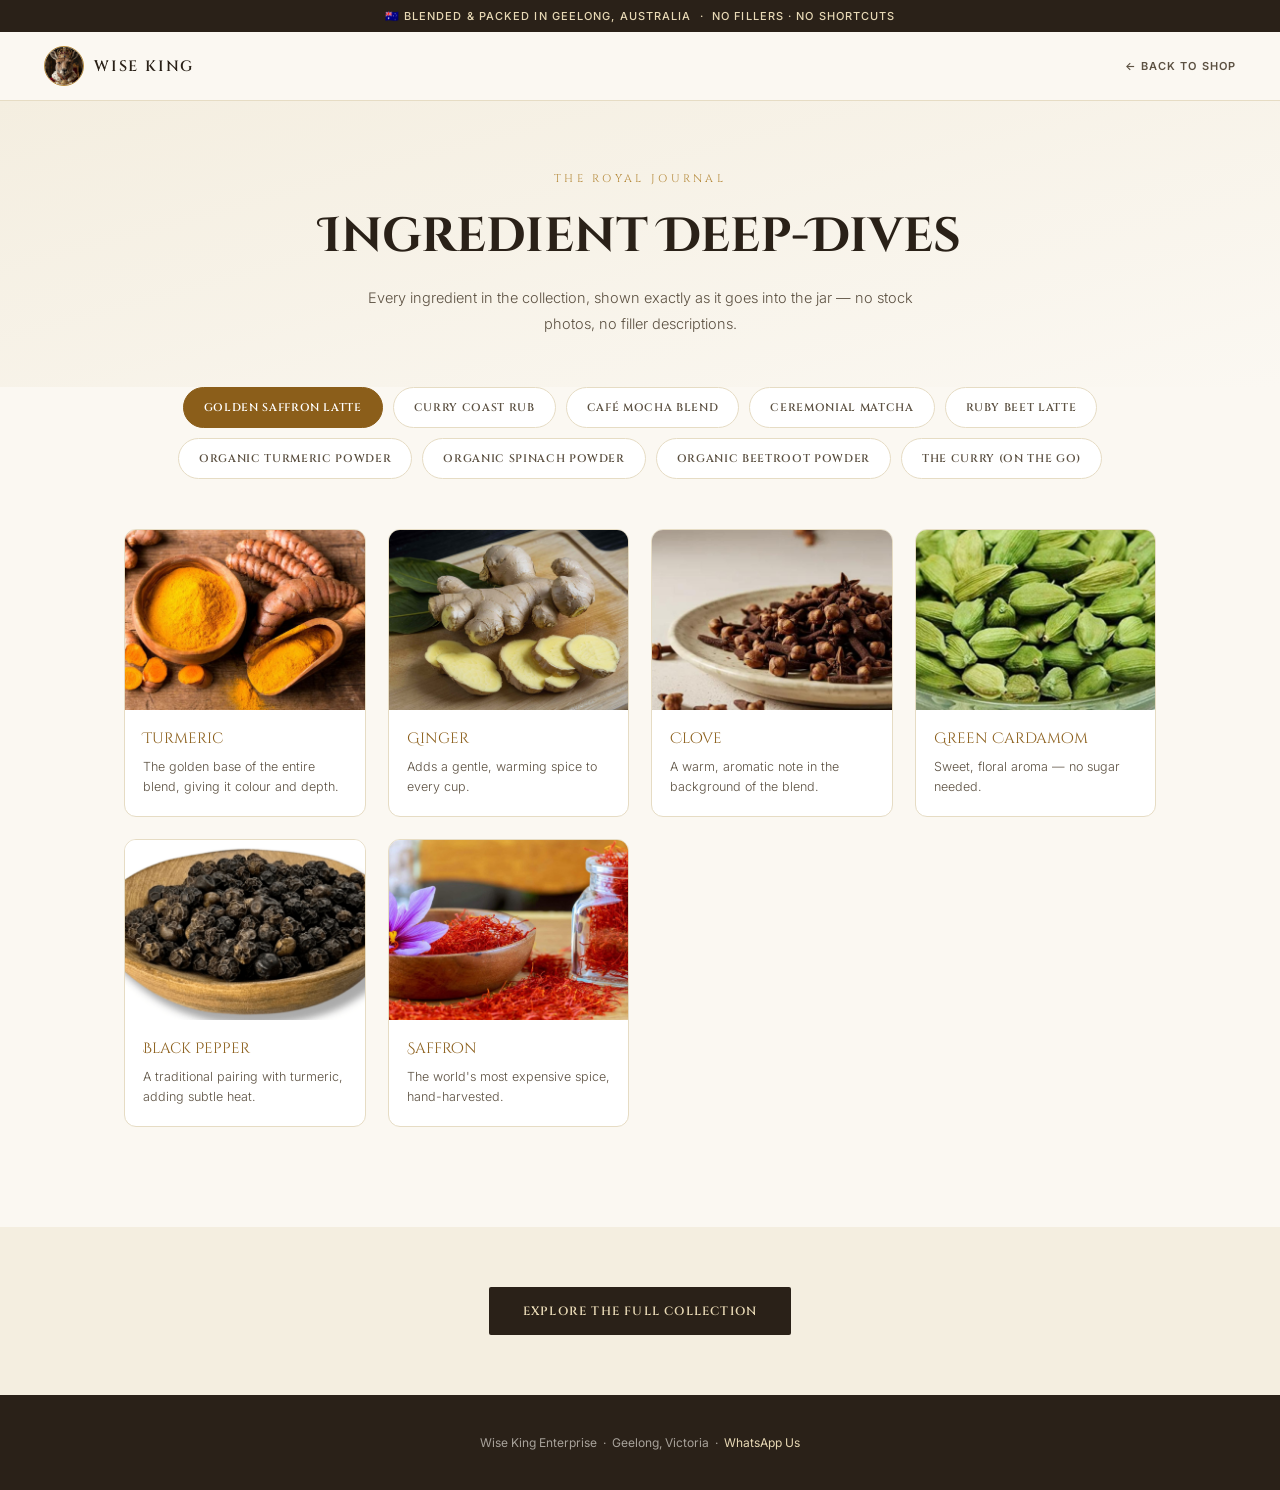
<file: ingredients.html>
<!DOCTYPE html>
<html lang="en">
<head>
<meta charset="UTF-8">
<meta name="viewport" content="width=device-width, initial-scale=1.0">
<title>Wise King Enterprise | Ingredient Deep-Dives</title>
<meta name="description" content="The story and sourcing behind every ingredient in the Wise King collection — real photos, real spices, no filler descriptions.">
<link rel="preconnect" href="https://fonts.googleapis.com">
<link href="https://fonts.googleapis.com/css2?family=Cinzel+Decorative:wght@400;700;900&family=Cinzel:wght@400;500;600;700&family=Inter:wght@300;400;500;600;700&display=swap" rel="stylesheet">
<!-- Google tag (gtag.js) -->
<script async src="https://www.googletagmanager.com/gtag/js?id=G-G1YXMYLHBH"></script>
<script>
  window.dataLayer = window.dataLayer || [];
  function gtag(){dataLayer.push(arguments);}
  gtag('js', new Date());
  gtag('config', 'G-G1YXMYLHBH');
</script>
<style>
:root{
  --ivory:#FBF8F2; --cream:#F4EEE0; --paper:#FFFFFF; --line:#E6DCC4;
  --ink:#2A2118; --ink-soft:#5C5142; --text-dim:#8A7D68;
  --gold:#B5893A; --gold-bright:#C9A24A; --gold-pale:#E8D9B5;
  --theme:#8B5E1A;
}
*{box-sizing:border-box;margin:0;padding:0;}
html{scroll-behavior:smooth;}
body{font-family:'Inter',sans-serif;background:var(--ivory);color:var(--ink);overflow-x:hidden;-webkit-font-smoothing:antialiased;}
img{max-width:100%;display:block;}
a{text-decoration:none;color:inherit;}
::selection{background:var(--gold-pale);color:var(--ink);}

.topbar{background:var(--ink);color:var(--gold-pale);text-align:center;font-size:11px;letter-spacing:0.1em;padding:9px 16px;font-weight:500;}
nav{position:sticky;top:0;z-index:200;background:rgba(251,248,242,0.96);backdrop-filter:blur(12px);border-bottom:1px solid var(--line);}
.nav-inner{max-width:1240px;margin:0 auto;display:flex;align-items:center;justify-content:space-between;padding:14px 24px;}
.brand-mark{display:flex;align-items:center;gap:10px;color:var(--ink);}
.logo-img{width:40px;height:40px;border-radius:50%;object-fit:cover;border:1.5px solid var(--gold);}
.brand-name{font-family:'Cinzel',serif;font-size:15px;letter-spacing:0.12em;font-weight:600;}
.back-link{font-size:11px;letter-spacing:0.1em;text-transform:uppercase;color:var(--ink-soft);font-weight:600;}
.back-link:hover{color:var(--gold);}

.ig-hero{background:linear-gradient(165deg,var(--cream) 0%,var(--ivory) 100%);padding:70px 24px 50px;text-align:center;}
.ig-eyebrow{font-family:'Cinzel',serif;font-size:11px;letter-spacing:0.3em;text-transform:uppercase;color:var(--gold);margin-bottom:18px;}
.ig-title{font-family:'Cinzel Decorative',serif;font-size:clamp(30px,4.5vw,48px);color:var(--ink);margin-bottom:16px;}
.ig-sub{max-width:560px;margin:0 auto;font-size:14.5px;color:var(--ink-soft);line-height:1.8;font-weight:300;}

.product-tabs{display:flex;justify-content:center;gap:10px;flex-wrap:wrap;padding:0 24px 50px;max-width:1000px;margin:0 auto;}
.product-tab{font-family:'Cinzel',serif;font-size:11px;letter-spacing:0.06em;text-transform:uppercase;padding:12px 20px;border:1px solid var(--line);border-radius:24px;cursor:pointer;background:var(--paper);color:var(--ink-soft);transition:all .25s ease;font-weight:600;}
.product-tab.active{background:var(--theme);color:#fff;border-color:var(--theme);}

.ing-wrap{max-width:1080px;margin:0 auto;padding:0 24px 100px;}

.photo-ing-grid{display:grid;grid-template-columns:repeat(4,1fr);gap:22px;}
@media(max-width:900px){.photo-ing-grid{grid-template-columns:repeat(3,1fr);}}
@media(max-width:640px){.photo-ing-grid{grid-template-columns:repeat(2,1fr);}}
.photo-ing-card{background:var(--paper);border:1px solid var(--line);border-radius:12px;overflow:hidden;}
.photo-ing-card img{width:100%;aspect-ratio:4/3;object-fit:cover;}
.photo-ing-body{padding:18px;}
.photo-ing-name{font-family:'Cinzel Decorative',serif;font-size:15px;color:var(--theme);margin-bottom:8px;}
.photo-ing-text{font-size:12.5px;line-height:1.65;color:var(--ink-soft);font-weight:300;}

.back-to-shop{background:var(--cream);text-align:center;padding:60px 24px;}
.back-to-shop a{display:inline-block;font-family:'Cinzel',serif;font-size:12px;letter-spacing:0.1em;text-transform:uppercase;font-weight:600;background:var(--ink);color:var(--gold-pale);padding:16px 34px;border-radius:2px;}
.back-to-shop a:hover{background:var(--gold);color:var(--ink);}

footer{background:var(--ink);color:rgba(251,248,242,0.6);padding:40px 24px;text-align:center;font-size:12px;}
footer a{color:var(--gold-pale);}
</style>
</head>
<body>

<div class="topbar">🇦🇺 BLENDED &amp; PACKED IN GEELONG, AUSTRALIA &nbsp;·&nbsp; NO FILLERS · NO SHORTCUTS</div>

<nav>
  <div class="nav-inner">
    <a href="index.html" class="brand-mark">
      <img src="crown.png.PNG" alt="Wise King Enterprise crest" class="logo-img">
      <span class="brand-name">WISE KING</span>
    </a>
    <a href="index.html" class="back-link">← Back to Shop</a>
  </div>
</nav>

<div class="ig-hero">
  <div class="ig-eyebrow">The Royal Journal</div>
  <h1 class="ig-title">Ingredient Deep-Dives</h1>
  <p class="ig-sub">Every ingredient in the collection, shown exactly as it goes into the jar — no stock photos, no filler descriptions.</p>
</div>

<div class="product-tabs" id="productTabs"></div>

<div class="ing-wrap" id="ingContainer"></div>

<div class="back-to-shop">
  <a href="index.html">Explore the Full Collection</a>
</div>

<footer>
  Wise King Enterprise &nbsp;·&nbsp; Geelong, Victoria &nbsp;·&nbsp;
  <a href="https://wa.me/61470442705">WhatsApp Us</a>
</footer>

<script>
const INGREDIENTS_CONFIG = [
  {
    key: 'latte',
    name: 'Golden Saffron Latte',
    theme: '#8B5E1A',
    items: [
      {img:'turmeric.jpg.JPG', name:'Turmeric', text:'The golden base of the entire blend, giving it colour and depth.'},
      {img:'ginger.jpg.JPG', name:'Ginger', text:'Adds a gentle, warming spice to every cup.'},
      {img:'clove.jpg.JPG', name:'Clove', text:'A warm, aromatic note in the background of the blend.'},
      {img:'cardamom.jpg.JPG', name:'Green Cardamom', text:'Sweet, floral aroma — no sugar needed.'},
      {img:'black-pepper.jpg.JPG', name:'Black Pepper', text:'A traditional pairing with turmeric, adding subtle heat.'},
      {img:'saffron.jpg.JPG', name:'Saffron', text:'The world\'s most expensive spice, hand-harvested.'}
    ]
  },
  {
    key: 'curry',
    name: 'Curry Coast Rub',
    theme: '#8B1A1A',
    items: [
      {img:'Paprika.PNG', name:'Smoked Paprika', text:'Deep smoky base that carries the whole rub.'},
      {img:'Kashmiri.PNG', name:'Kashmiri Chilli', text:'Mild heat with rich red colour.'},
      {img:'Coriander.PNG', name:'Coriander', text:'Citrusy lift and classic curry backbone.'},
      {img:'Garlic.PNG', name:'Garlic', text:'Savoury depth in every pinch.'},
      {img:'Cumin.PNG', name:'Cumin', text:'Earthy warmth that defines the blend.'},
      {img:'Onion.PNG', name:'Onion', text:'Sweet base note that rounds everything out.'},
      {img:'black-pepper.jpg.JPG', name:'Black Pepper', text:'Sharp finish and aroma.'},
      {img:'Oregano.PNG', name:'Oregano', text:'Herbaceous lift unique to this rub.'},
      {img:'Cinnamon.PNG', name:'Cinnamon', text:'Warm sweetness without sugar.'},
      {img:'cardamom.jpg.JPG', name:'Green Cardamom', text:'Floral aromatic complexity.'},
      {img:'clove.jpg.JPG', name:'Clove', text:'Intense, slightly sweet spice note.'},
      {img:'Nutmeg.PNG', name:'Nutmeg', text:'Subtle warmth that finishes the twelve.'}
    ]
  },
  {
    key: 'mocha',
    name: 'Café Mocha Blend',
    theme: '#3D2208',
    items: [
      {img:'Coffee.PNG', name:'Premium Instant Coffee', text:'Clean, bold coffee base — 50% of the blend.'},
      {img:'Cocoa.PNG', name:'Dutch-Process Cocoa', text:'Smooth, deep chocolate flavour with no bitterness.'}
    ]
  },
  {
    key: 'matcha',
    name: 'Ceremonial Matcha',
    theme: '#2D4A2D',
    items: [
      {img:'Matcha.PNG', name:'Ceremonial Matcha', text:'Stone-milled in Uji, Kyoto. Vibrant, and lab-tested clean.'}
    ]
  },
  {
    key: 'rubybeet',
    name: 'Ruby Beet Latte',
    theme: '#7A1E3D',
    items: [
      {img:'Beetroot.PNG', name:'Beetroot', text:'Vivid natural colour and earthy sweetness — the heart of the blend.'},
      {img:'ginger.jpg.JPG', name:'Ginger', text:'Gentle warmth that balances the beetroot.'},
      {img:'cardamom.jpg.JPG', name:'Green Cardamom', text:'Floral aromatic lift — no sugar needed.'},
      {img:'black-pepper.jpg.JPG', name:'Black Pepper', text:'Rounds out the flavour with a subtle finish.'},
      {img:'Cinnamon.PNG', name:'Cinnamon', text:'Soft spiced finish that lingers.'}
    ]
  },
  {
    key: 'turmeric',
    name: 'Organic Turmeric Powder',
    theme: '#C9A24A',
    items: [
      {img:'turmeric.jpg.JPG', name:'Organic Turmeric', text:'100% pure root, nothing added — golden colour and classic depth.'}
    ]
  },
  {
    key: 'spinach',
    name: 'Organic Spinach Powder',
    theme: '#2D4A2D',
    items: [
      {img:'Spinach.PNG', name:'Organic Spinach', text:'Dehydrated and ground — concentrated greens, nothing else added.'}
    ]
  },
  {
    key: 'beetroot',
    name: 'Organic Beetroot Powder',
    theme: '#5C1420',
    items: [
      {img:'Beetroot.PNG', name:'Organic Beetroot', text:'100% pure dehydrated root — natural colour and earthy sweetness.'}
    ]
  },
  {
    key: 'curryonthego',
    name: 'The Curry (On The Go)',
    theme: '#7A2E2E',
    items: [
      {img:'Coriander.PNG', name:'Ground Coriander', text:'Bright, citrusy backbone of every good curry.'},
      {img:'Onion.PNG', name:'Onion Powder', text:'Sweet savoury base that builds the curry foundation.'},
      {img:'Tomato.PNG', name:'Tomato Powder', text:'Natural acidity and body without fresh tomatoes.'},
      {img:'Cumin.PNG', name:'Cumin', text:'Earthy warmth that defines the blend.'},
      {img:'Garlic.PNG', name:'Garlic Powder', text:'Deep savoury note in every spoonful.'},
      {img:'ginger.jpg.JPG', name:'Ginger Powder', text:'Adds warmth and a gentle kick.'},
      {img:'Kashmiri.PNG', name:'Kashmiri Chilli', text:'Mild heat and rich red colour.'},
      {img:'Carrot.PNG', name:'Carrot Powder', text:'Natural sweetness that rounds out the base.'},
      {img:'turmeric.jpg.JPG', name:'Turmeric', text:'Golden colour and classic curry depth.'},
      {img:'Cinnamon.PNG', name:'Cinnamon', text:'Subtle sweetness and warmth.'},
      {img:'clove.jpg.JPG', name:'Clove', text:'Intense aromatic finish.'},
      {img:'Nutmeg.PNG', name:'Nutmeg', text:'A whisper of warmth to round out the twelve.'}
    ]
  }
];

const tabsEl = document.getElementById('productTabs');
const containerEl = document.getElementById('ingContainer');

function renderTabs(activeKey){
  tabsEl.innerHTML = INGREDIENTS_CONFIG.map(p => `
    <button class="product-tab ${p.key===activeKey?'active':''}" data-key="${p.key}">
      ${p.name}
    </button>`).join('');

  tabsEl.querySelectorAll('.product-tab').forEach(btn=>{
    btn.addEventListener('click', ()=> showProduct(btn.dataset.key));
  });
}

function showProduct(key){
  const product = INGREDIENTS_CONFIG.find(p => p.key === key);
  if (!product) return;

  document.documentElement.style.setProperty('--theme', product.theme);
  renderTabs(key);

  containerEl.innerHTML = `<div class="photo-ing-grid">${product.items.map(i => `
    <div class="photo-ing-card">
      <img src="${i.img}" alt="${i.name}">
      <div class="photo-ing-body">
        <div class="photo-ing-name">${i.name}</div>
        <div class="photo-ing-text">${i.text}</div>
      </div>
    </div>`).join('')}</div>`;
}

const params = new URLSearchParams(window.location.search);
const initialKey = params.get('p') || 'latte';
showProduct(initialKey);
</script>
</body>
</html>
</file>
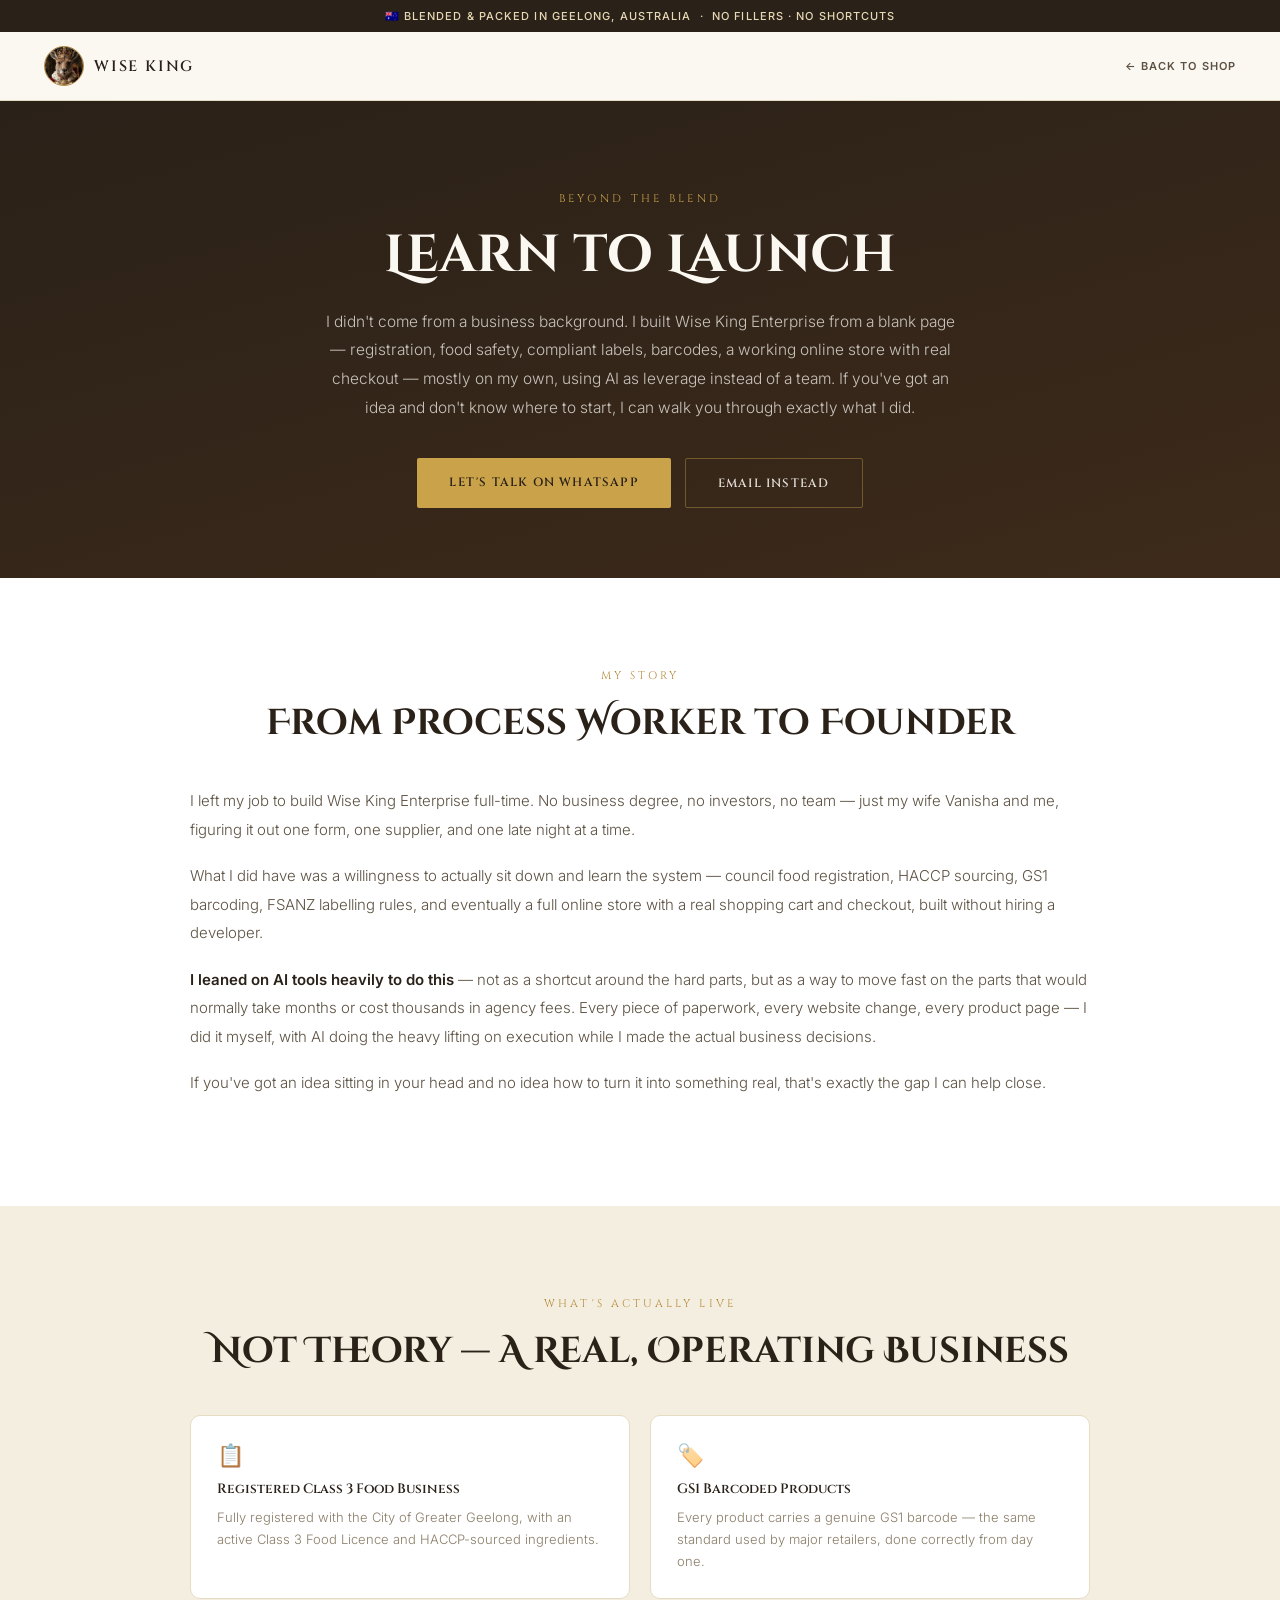
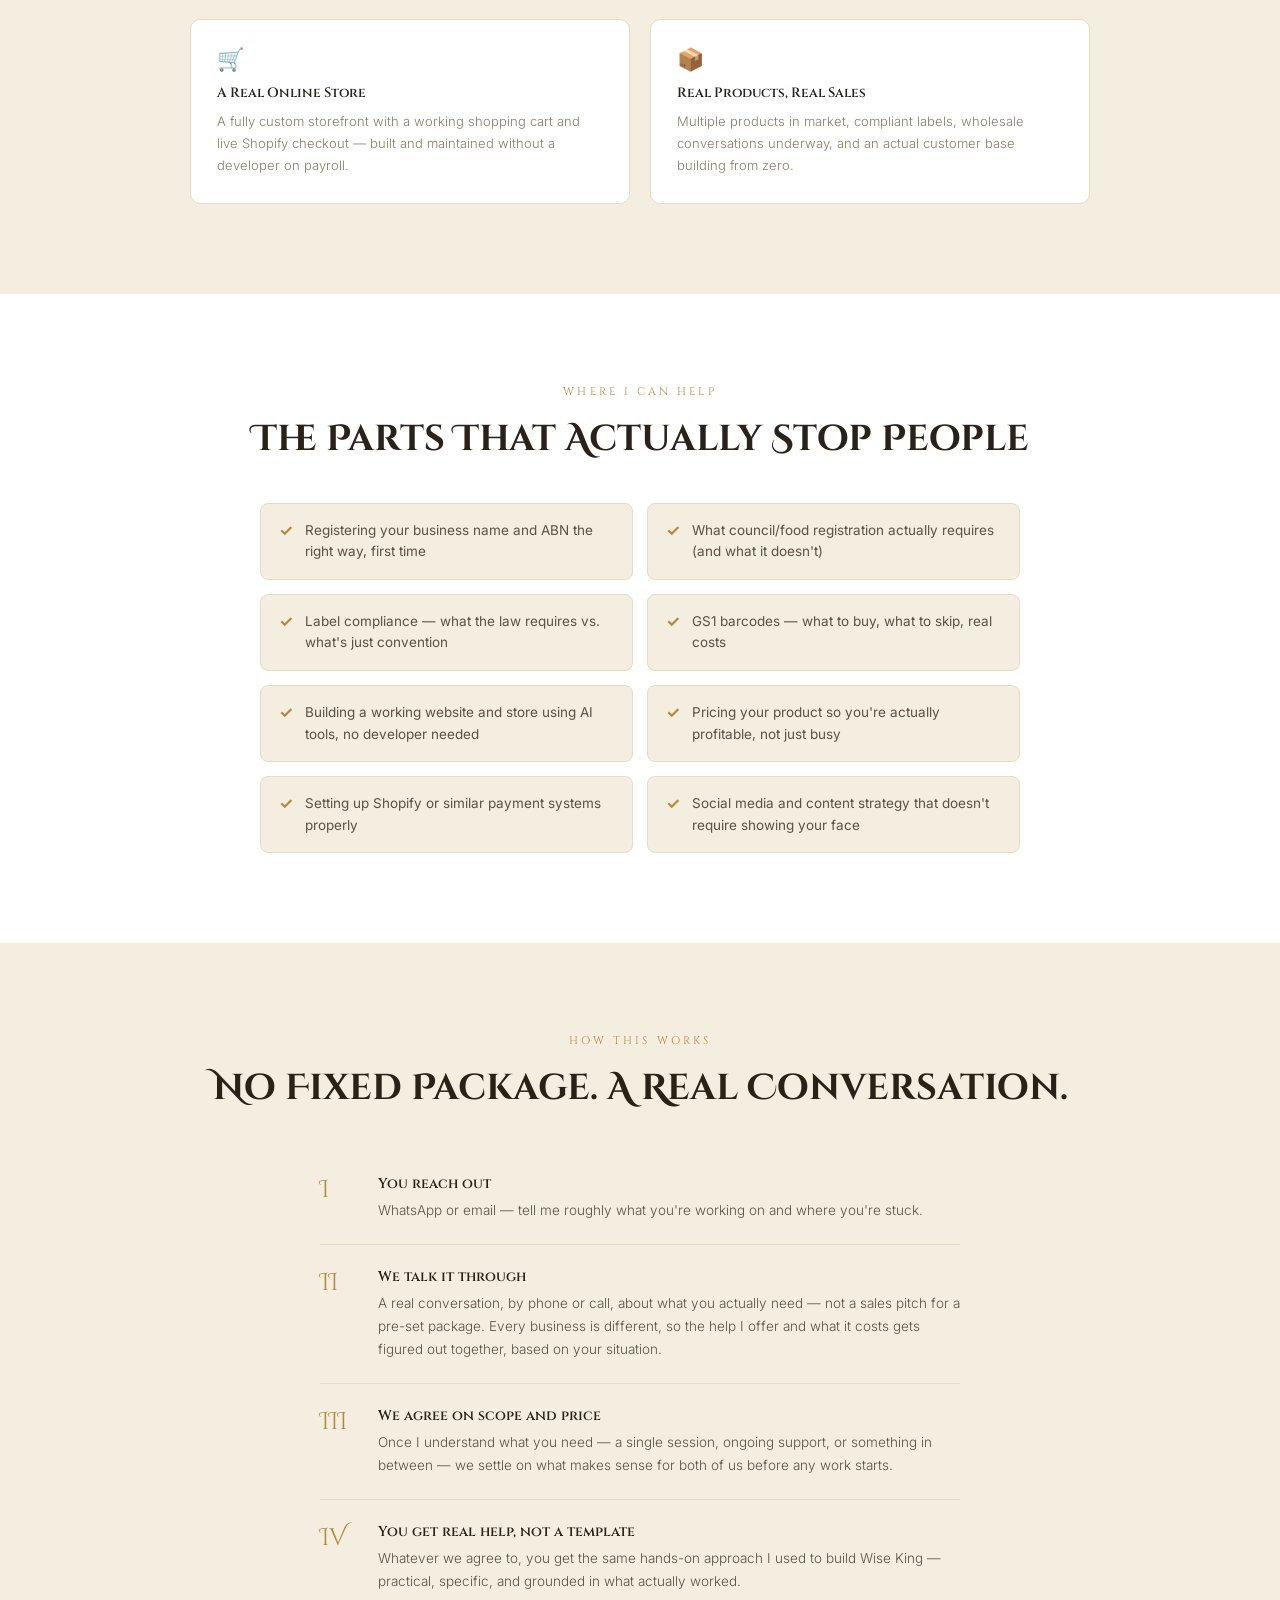
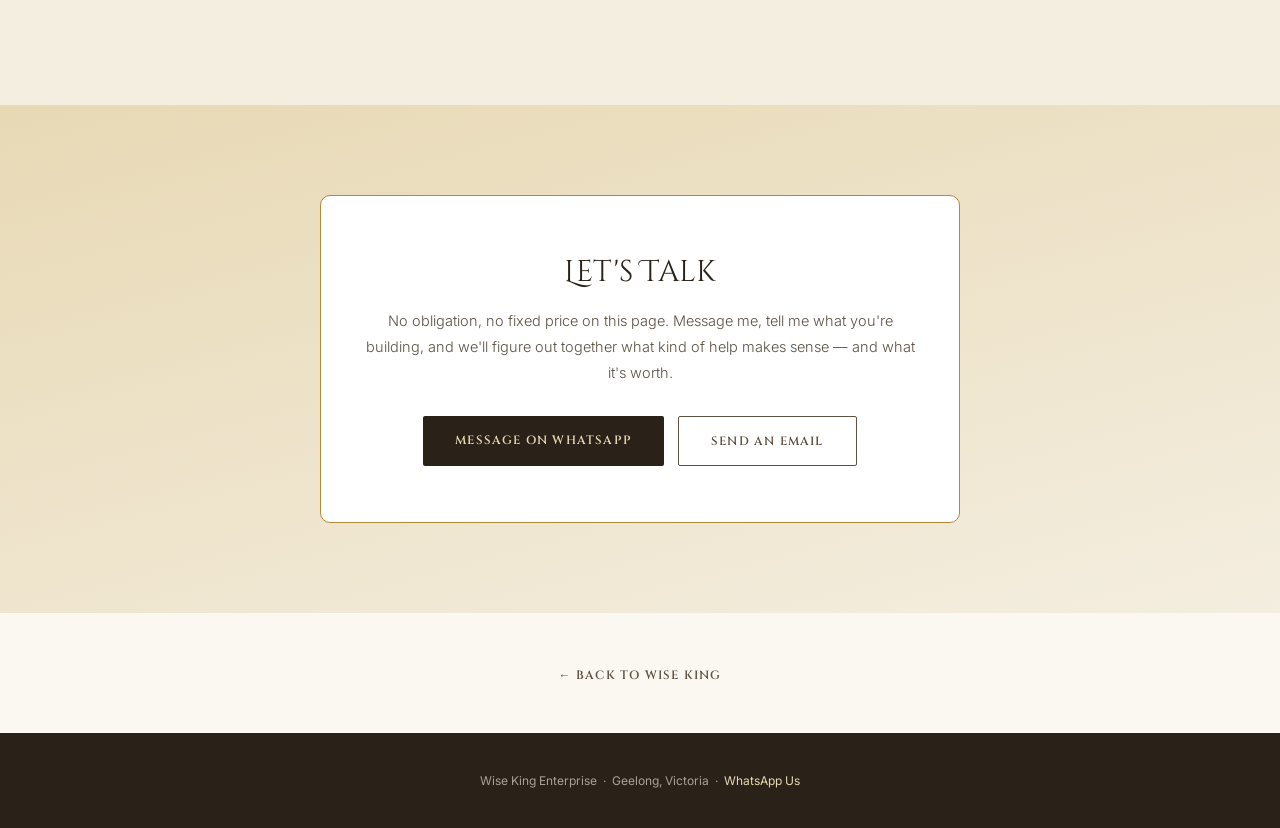
<file: learn-to-launch.html>
<!DOCTYPE html>
<html lang="en">
<head>
<meta charset="UTF-8">
<meta name="viewport" content="width=device-width, initial-scale=1.0">
<title>Learn to Launch | Wise King Enterprise</title>
  <meta name="description" content="Built a real food business from scratch, using AI as leverage. Learn to Launch offers hands-on help with registration, labels, barcodes, and your own website.">
<link rel="preconnect" href="https://fonts.googleapis.com">
<link href="https://fonts.googleapis.com/css2?family=Cinzel+Decorative:wght@400;700;900&family=Cinzel:wght@400;500;600;700&family=Inter:wght@300;400;500;600;700&display=swap" rel="stylesheet">
<style>
:root{
  --ivory:#FBF8F2; --cream:#F4EEE0; --paper:#FFFFFF; --line:#E6DCC4;
  --ink:#2A2118; --ink-soft:#5C5142; --text-dim:#8A7D68;
  --gold:#B5893A; --gold-bright:#C9A24A; --gold-pale:#E8D9B5;
}
*{box-sizing:border-box;margin:0;padding:0;}
html{scroll-behavior:smooth;}
body{font-family:'Inter',sans-serif;background:var(--ivory);color:var(--ink);overflow-x:hidden;-webkit-font-smoothing:antialiased;}
img{max-width:100%;display:block;}
a{text-decoration:none;color:inherit;}
::selection{background:var(--gold-pale);color:var(--ink);}

.topbar{background:var(--ink);color:var(--gold-pale);text-align:center;font-size:11px;letter-spacing:0.1em;padding:9px 16px;font-weight:500;}
nav{position:sticky;top:0;z-index:200;background:rgba(251,248,242,0.96);backdrop-filter:blur(12px);border-bottom:1px solid var(--line);}
.nav-inner{max-width:1240px;margin:0 auto;display:flex;align-items:center;justify-content:space-between;padding:14px 24px;}
.brand-mark{display:flex;align-items:center;gap:10px;color:var(--ink);}
.logo-img{width:40px;height:40px;border-radius:50%;object-fit:cover;border:1.5px solid var(--gold);}
.brand-name{font-family:'Cinzel',serif;font-size:15px;letter-spacing:0.12em;font-weight:600;}
.back-link{font-size:11px;letter-spacing:0.1em;text-transform:uppercase;color:var(--ink-soft);font-weight:600;}
.back-link:hover{color:var(--gold);}

section{padding:90px 24px;}
.sec-inner{max-width:900px;margin:0 auto;}

/* HERO */
.ltl-hero{background:linear-gradient(165deg,var(--ink) 0%,#3D2A1A 100%);color:var(--ivory);text-align:center;padding:90px 24px 70px;}
.ltl-eyebrow{font-family:'Cinzel',serif;font-size:11px;letter-spacing:0.3em;text-transform:uppercase;color:var(--gold-bright);margin-bottom:20px;}
.ltl-title{font-family:'Cinzel Decorative',serif;font-size:clamp(32px,5vw,52px);margin-bottom:22px;line-height:1.15;}
.ltl-sub{max-width:640px;margin:0 auto 36px;font-size:15.5px;color:rgba(251,248,242,0.75);line-height:1.85;font-weight:300;}
.ltl-cta-row{display:flex;gap:14px;justify-content:center;flex-wrap:wrap;}
.ltl-btn-fill{font-family:'Cinzel',serif;font-size:12px;letter-spacing:0.1em;text-transform:uppercase;font-weight:600;background:var(--gold-bright);color:var(--ink);padding:16px 32px;border-radius:2px;transition:all .25s ease;}
.ltl-btn-fill:hover{background:#fff;}
.ltl-btn-outline{font-family:'Cinzel',serif;font-size:12px;letter-spacing:0.1em;text-transform:uppercase;font-weight:600;background:transparent;color:rgba(251,248,242,0.85);border:1px solid rgba(201,162,74,0.4);padding:16px 32px;border-radius:2px;}
.ltl-btn-outline:hover{border-color:var(--gold-bright);color:var(--gold-bright);}

/* THE STORY */
.story-section{background:var(--paper);}
.sec-eyebrow{font-family:'Cinzel',serif;font-size:11px;letter-spacing:0.28em;text-transform:uppercase;color:var(--gold);margin-bottom:16px;text-align:center;}
.sec-title{font-family:'Cinzel Decorative',serif;font-size:clamp(26px,3.6vw,36px);color:var(--ink);text-align:center;margin-bottom:40px;}
.story-body p{font-size:15px;line-height:1.9;color:var(--ink-soft);margin-bottom:18px;font-weight:300;}
.story-body strong{color:var(--ink);font-weight:600;}

/* PROOF GRID */
.proof-section{background:var(--cream);}
.proof-grid{display:grid;grid-template-columns:repeat(2,1fr);gap:20px;}
@media(max-width:700px){.proof-grid{grid-template-columns:1fr;}}
.proof-card{background:var(--paper);border:1px solid var(--line);border-radius:10px;padding:26px;}
.proof-icon{font-size:22px;margin-bottom:12px;}
.proof-title{font-family:'Cinzel',serif;font-size:13.5px;color:var(--ink);margin-bottom:8px;font-weight:600;}
.proof-text{font-size:13px;color:var(--text-dim);line-height:1.7;font-weight:300;}

/* WHAT I CAN HELP WITH */
.help-section{background:var(--paper);}
.help-list{display:grid;grid-template-columns:repeat(2,1fr);gap:14px;max-width:760px;margin:0 auto;}
@media(max-width:600px){.help-list{grid-template-columns:1fr;}}
.help-item{display:flex;gap:12px;align-items:flex-start;background:var(--cream);border:1px solid var(--line);border-radius:8px;padding:16px 18px;}
.help-check{color:var(--gold);font-weight:700;flex-shrink:0;}
.help-text{font-size:13.5px;color:var(--ink-soft);line-height:1.6;}

/* HOW IT WORKS */
.how-section{background:var(--cream);}
.how-steps{max-width:640px;margin:0 auto;}
.how-step{display:flex;gap:20px;padding:22px 0;border-bottom:1px solid var(--line);}
.how-step:last-child{border-bottom:none;}
.how-num{font-family:'Cinzel Decorative',serif;font-size:24px;color:var(--gold);min-width:38px;}
.how-text-title{font-family:'Cinzel',serif;font-size:14px;color:var(--ink);margin-bottom:6px;font-weight:600;}
.how-text-body{font-size:13.5px;line-height:1.7;color:var(--ink-soft);font-weight:300;}

/* FINAL CTA */
.final-cta{background:linear-gradient(165deg,var(--gold-pale) 0%,var(--cream) 100%);text-align:center;}
.final-cta-box{max-width:640px;margin:0 auto;border:1px solid var(--gold);border-radius:10px;padding:56px 40px;background:var(--paper);}
.final-cta-title{font-family:'Cinzel Decorative',serif;font-size:clamp(22px,3vw,30px);color:var(--ink);margin-bottom:16px;}
.final-cta-text{font-size:14.5px;color:var(--ink-soft);line-height:1.8;margin-bottom:30px;font-weight:300;}

.back-to-shop{background:var(--ivory);text-align:center;padding:50px 24px;}
.back-to-shop a{display:inline-block;font-family:'Cinzel',serif;font-size:12px;letter-spacing:0.1em;text-transform:uppercase;font-weight:600;color:var(--ink-soft);}
.back-to-shop a:hover{color:var(--gold);}

footer{background:var(--ink);color:rgba(251,248,242,0.6);padding:40px 24px;text-align:center;font-size:12px;}
footer a{color:var(--gold-pale);}
</style>
</head>
<body>

<div class="topbar">🇦🇺 BLENDED &amp; PACKED IN GEELONG, AUSTRALIA &nbsp;·&nbsp; NO FILLERS · NO SHORTCUTS</div>

<nav>
  <div class="nav-inner">
    <a href="index.html" class="brand-mark">
      <img src="crown.png.PNG" alt="Wise King Enterprise crest" class="logo-img">
      <span class="brand-name">WISE KING</span>
    </a>
    <a href="index.html" class="back-link">← Back to Shop</a>
  </div>
</nav>

<!-- HERO -->
<div class="ltl-hero">
  <div class="ltl-eyebrow">Beyond the Blend</div>
  <h1 class="ltl-title">Learn to Launch</h1>
  <p class="ltl-sub">I didn't come from a business background. I built Wise King Enterprise from a blank page — registration, food safety, compliant labels, barcodes, a working online store with real checkout — mostly on my own, using AI as leverage instead of a team. If you've got an idea and don't know where to start, I can walk you through exactly what I did.</p>
  <div class="ltl-cta-row">
    <a href="https://wa.me/61470442705?text=Hi%20Piyush%2C%20I%27d%20like%20to%20talk%20about%20Learn%20to%20Launch." class="ltl-btn-fill">Let's Talk on WhatsApp</a>
    <a href="mailto:piyush@wiseking.com.au?subject=Learn%20to%20Launch%20Enquiry" class="ltl-btn-outline">Email Instead</a>
  </div>
</div>

<!-- THE STORY -->
<section class="story-section">
  <div class="sec-inner">
    <div class="sec-eyebrow">My Story</div>
    <h2 class="sec-title">From Process Worker to Founder</h2>
    <div class="story-body">
      <p>I left my job to build Wise King Enterprise full-time. No business degree, no investors, no team — just my wife Vanisha and me, figuring it out one form, one supplier, and one late night at a time.</p>
      <p>What I did have was a willingness to actually sit down and learn the system — council food registration, HACCP sourcing, GS1 barcoding, FSANZ labelling rules, and eventually a full online store with a real shopping cart and checkout, built without hiring a developer.</p>
      <p><strong>I leaned on AI tools heavily to do this</strong> — not as a shortcut around the hard parts, but as a way to move fast on the parts that would normally take months or cost thousands in agency fees. Every piece of paperwork, every website change, every product page — I did it myself, with AI doing the heavy lifting on execution while I made the actual business decisions.</p>
      <p>If you've got an idea sitting in your head and no idea how to turn it into something real, that's exactly the gap I can help close.</p>
    </div>
  </div>
</section>

<!-- PROOF -->
<section class="proof-section">
  <div class="sec-inner">
    <div class="sec-eyebrow">What's Actually Live</div>
    <h2 class="sec-title">Not Theory — A Real, Operating Business</h2>
    <div class="proof-grid">
      <div class="proof-card">
        <div class="proof-icon">📋</div>
        <div class="proof-title">Registered Class 3 Food Business</div>
        <div class="proof-text">Fully registered with the City of Greater Geelong, with an active Class 3 Food Licence and HACCP-sourced ingredients.</div>
      </div>
      <div class="proof-card">
        <div class="proof-icon">🏷️</div>
        <div class="proof-title">GS1 Barcoded Products</div>
        <div class="proof-text">Every product carries a genuine GS1 barcode — the same standard used by major retailers, done correctly from day one.</div>
      </div>
      <div class="proof-card">
        <div class="proof-icon">🛒</div>
        <div class="proof-title">A Real Online Store</div>
        <div class="proof-text">A fully custom storefront with a working shopping cart and live Shopify checkout — built and maintained without a developer on payroll.</div>
      </div>
      <div class="proof-card">
        <div class="proof-icon">📦</div>
        <div class="proof-title">Real Products, Real Sales</div>
        <div class="proof-text">Multiple products in market, compliant labels, wholesale conversations underway, and an actual customer base building from zero.</div>
      </div>
    </div>
  </div>
</section>

<!-- WHAT I CAN HELP WITH -->
<section class="help-section">
  <div class="sec-inner">
    <div class="sec-eyebrow">Where I Can Help</div>
    <h2 class="sec-title">The Parts That Actually Stop People</h2>
    <div class="help-list">
      <div class="help-item"><span class="help-check">✓</span><span class="help-text">Registering your business name and ABN the right way, first time</span></div>
      <div class="help-item"><span class="help-check">✓</span><span class="help-text">What council/food registration actually requires (and what it doesn't)</span></div>
      <div class="help-item"><span class="help-check">✓</span><span class="help-text">Label compliance — what the law requires vs. what's just convention</span></div>
      <div class="help-item"><span class="help-check">✓</span><span class="help-text">GS1 barcodes — what to buy, what to skip, real costs</span></div>
      <div class="help-item"><span class="help-check">✓</span><span class="help-text">Building a working website and store using AI tools, no developer needed</span></div>
      <div class="help-item"><span class="help-check">✓</span><span class="help-text">Pricing your product so you're actually profitable, not just busy</span></div>
      <div class="help-item"><span class="help-check">✓</span><span class="help-text">Setting up Shopify or similar payment systems properly</span></div>
      <div class="help-item"><span class="help-check">✓</span><span class="help-text">Social media and content strategy that doesn't require showing your face</span></div>
    </div>
  </div>
</section>

<!-- HOW IT WORKS -->
<section class="how-section">
  <div class="sec-inner">
    <div class="sec-eyebrow">How This Works</div>
    <h2 class="sec-title">No Fixed Package. A Real Conversation.</h2>
    <div class="how-steps">
      <div class="how-step">
        <div class="how-num">I</div>
        <div>
          <div class="how-text-title">You reach out</div>
          <div class="how-text-body">WhatsApp or email — tell me roughly what you're working on and where you're stuck.</div>
        </div>
      </div>
      <div class="how-step">
        <div class="how-num">II</div>
        <div>
          <div class="how-text-title">We talk it through</div>
          <div class="how-text-body">A real conversation, by phone or call, about what you actually need — not a sales pitch for a pre-set package. Every business is different, so the help I offer and what it costs gets figured out together, based on your situation.</div>
        </div>
      </div>
      <div class="how-step">
        <div class="how-num">III</div>
        <div>
          <div class="how-text-title">We agree on scope and price</div>
          <div class="how-text-body">Once I understand what you need — a single session, ongoing support, or something in between — we settle on what makes sense for both of us before any work starts.</div>
        </div>
      </div>
      <div class="how-step">
        <div class="how-num">IV</div>
        <div>
          <div class="how-text-title">You get real help, not a template</div>
          <div class="how-text-body">Whatever we agree to, you get the same hands-on approach I used to build Wise King — practical, specific, and grounded in what actually worked.</div>
        </div>
      </div>
    </div>
  </div>
</section>

<!-- FINAL CTA -->
<section class="final-cta">
  <div class="final-cta-box">
    <div class="final-cta-title">Let's Talk</div>
    <p class="final-cta-text">No obligation, no fixed price on this page. Message me, tell me what you're building, and we'll figure out together what kind of help makes sense — and what it's worth.</p>
    <div class="ltl-cta-row">
      <a href="https://wa.me/61470442705?text=Hi%20Piyush%2C%20I%27d%20like%20to%20talk%20about%20Learn%20to%20Launch." class="ltl-btn-fill" style="background:var(--ink);color:var(--gold-pale);">Message on WhatsApp</a>
      <a href="mailto:piyush@wiseking.com.au?subject=Learn%20to%20Launch%20Enquiry" class="ltl-btn-outline" style="border-color:var(--ink-soft);color:var(--ink-soft);">Send an Email</a>
    </div>
  </div>
</section>

<div class="back-to-shop">
  <a href="index.html">← Back to Wise King</a>
</div>

<footer>
  Wise King Enterprise &nbsp;·&nbsp; Geelong, Victoria &nbsp;·&nbsp;
  <a href="https://wa.me/61470442705">WhatsApp Us</a>
</footer>

</body>
</html>
</file>
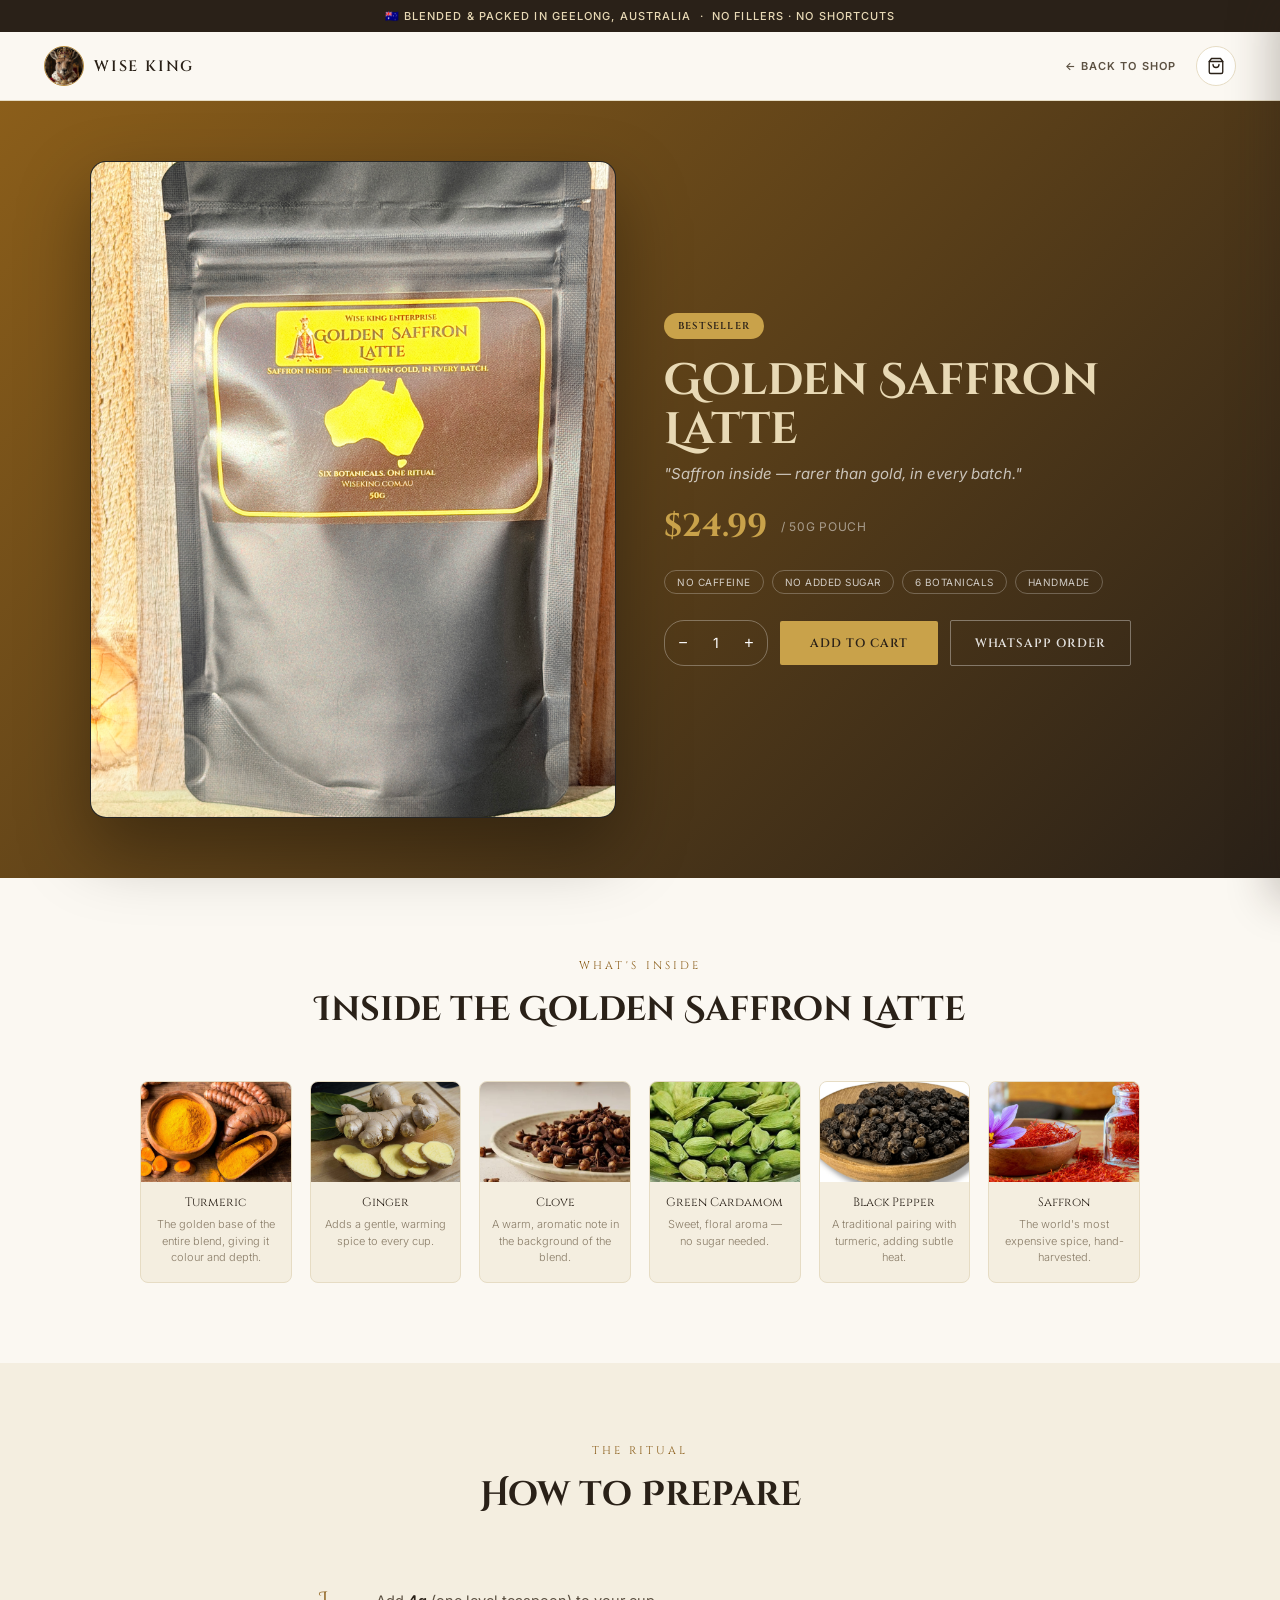
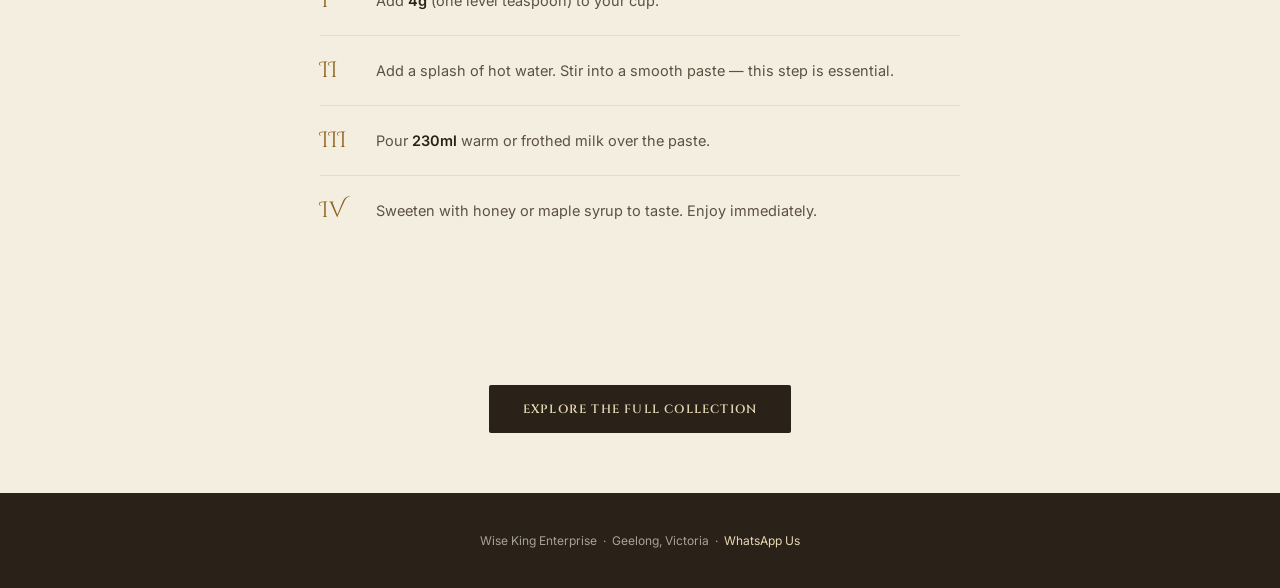
<file: product.html>
<!DOCTYPE html>
<html lang="en">
<head>
<meta charset="UTF-8">
<meta name="viewport" content="width=device-width, initial-scale=1.0">
<title>Wise King Enterprise | Product Details</title>
  <meta name="description" content="Real ingredients, real ritual. See exactly what's inside every Wise King Enterprise blend and how to prepare it — hand-blended in Geelong, Australia.">
<link rel="preconnect" href="https://fonts.googleapis.com">
<link href="https://fonts.googleapis.com/css2?family=Cinzel+Decorative:wght@400;700;900&family=Cinzel:wght@400;500;600;700&family=Inter:wght@300;400;500;600;700&display=swap" rel="stylesheet">
<!-- Google tag (gtag.js) -->
<script async src="https://www.googletagmanager.com/gtag/js?id=G-G1YXMYLHBH"></script>
<script>
  window.dataLayer = window.dataLayer || [];
  function gtag(){dataLayer.push(arguments);}
  gtag('js', new Date());
  gtag('config', 'G-G1YXMYLHBH');
</script>
<style>
:root{
  --ivory:#FBF8F2; --cream:#F4EEE0; --paper:#FFFFFF; --line:#E6DCC4;
  --ink:#2A2118; --ink-soft:#5C5142; --text-dim:#8A7D68;
  --gold:#B5893A; --gold-bright:#C9A24A; --gold-pale:#E8D9B5;
  --theme:#8B5E1A; --theme-text:#E8D9B5;
}
*{box-sizing:border-box;margin:0;padding:0;}
html{scroll-behavior:smooth;}
body{font-family:'Inter',sans-serif;background:var(--ivory);color:var(--ink);overflow-x:hidden;-webkit-font-smoothing:antialiased;}
img{max-width:100%;display:block;}
a{text-decoration:none;color:inherit;}
::selection{background:var(--gold-pale);color:var(--ink);}

.topbar{background:var(--ink);color:var(--gold-pale);text-align:center;font-size:11px;letter-spacing:0.1em;padding:9px 16px;font-weight:500;}
nav{position:sticky;top:0;z-index:200;background:rgba(251,248,242,0.96);backdrop-filter:blur(12px);border-bottom:1px solid var(--line);}
.nav-inner{max-width:1240px;margin:0 auto;display:flex;align-items:center;justify-content:space-between;padding:14px 24px;}
.brand-mark{display:flex;align-items:center;gap:10px;color:var(--ink);}
.logo-img{width:40px;height:40px;border-radius:50%;object-fit:cover;border:1.5px solid var(--gold);}
.brand-name{font-family:'Cinzel',serif;font-size:15px;letter-spacing:0.12em;font-weight:600;}
.back-link{font-size:11px;letter-spacing:0.1em;text-transform:uppercase;color:var(--ink-soft);font-weight:600;}
.back-link:hover{color:var(--gold);}
.cart-toggle-btn{position:relative;display:flex;align-items:center;justify-content:center;width:40px;height:40px;border-radius:50%;border:1px solid var(--line);background:var(--paper);cursor:pointer;transition:all .25s ease;}
.cart-toggle-btn:hover{border-color:var(--gold);background:var(--cream);}
.cart-toggle-btn svg{width:18px;height:18px;stroke:var(--ink);}
.cart-count-badge{position:absolute;top:-6px;right:-6px;min-width:18px;height:18px;padding:0 4px;border-radius:9px;background:var(--gold);color:#fff;font-size:10px;font-weight:700;display:flex;align-items:center;justify-content:center;}
.cart-count-badge.hidden{display:none;}

.cart-overlay{position:fixed;inset:0;background:rgba(42,33,24,0.5);opacity:0;pointer-events:none;transition:opacity .3s ease;z-index:400;}
.cart-overlay.open{opacity:1;pointer-events:auto;}
.cart-drawer{position:fixed;top:0;right:0;height:100vh;width:420px;max-width:92vw;background:var(--paper);z-index:401;transform:translateX(100%);transition:transform .35s cubic-bezier(.4,0,.2,1);display:flex;flex-direction:column;box-shadow:-10px 0 40px rgba(42,33,24,0.25);}
.cart-drawer.open{transform:translateX(0);}
.cart-drawer-header{display:flex;align-items:center;justify-content:space-between;padding:22px 24px;border-bottom:1px solid var(--line);}
.cart-drawer-title{font-family:'Cinzel Decorative',serif;font-size:18px;color:var(--ink);}
.cart-close-btn{background:none;border:none;font-size:24px;line-height:1;color:var(--ink-soft);cursor:pointer;padding:4px 8px;}
.cart-lines{flex:1;overflow-y:auto;padding:12px 24px;}
.cart-empty{text-align:center;padding:60px 20px;color:var(--text-dim);font-size:14px;}
.cart-line{display:flex;gap:14px;padding:18px 0;border-bottom:1px solid var(--line);}
.cart-line-img{width:64px;height:64px;border-radius:6px;object-fit:cover;background:var(--cream);flex-shrink:0;}
.cart-line-info{flex:1;display:flex;flex-direction:column;gap:6px;}
.cart-line-title{font-family:'Cinzel',serif;font-size:13px;color:var(--ink);}
.cart-line-price{font-size:12.5px;color:var(--gold);font-weight:600;}
.cart-line-controls{display:flex;align-items:center;gap:10px;margin-top:2px;}
.cart-qty-stepper{display:flex;align-items:center;border:1px solid var(--line);border-radius:20px;overflow:hidden;}
.cart-qty-btn{width:26px;height:26px;background:var(--cream);border:none;cursor:pointer;font-size:14px;color:var(--ink);}
.cart-qty-num{width:28px;text-align:center;font-size:13px;}
.cart-line-remove{background:none;border:none;font-size:11px;letter-spacing:0.04em;text-transform:uppercase;color:var(--text-dim);cursor:pointer;text-decoration:underline;}
.cart-drawer-footer{padding:22px 24px 26px;border-top:1px solid var(--line);background:var(--cream);}
.cart-subtotal-row{display:flex;justify-content:space-between;align-items:center;font-family:'Cinzel',serif;font-size:15px;color:var(--ink);margin-bottom:8px;}
.cart-shipping-note{font-size:11.5px;color:var(--text-dim);margin-bottom:16px;}
.cart-checkout-btn{width:100%;font-family:'Cinzel',serif;font-size:12px;letter-spacing:0.1em;text-transform:uppercase;font-weight:600;background:var(--ink);color:var(--gold-pale);padding:16px;border:none;border-radius:2px;cursor:pointer;}
.cart-checkout-btn:disabled{opacity:0.5;cursor:not-allowed;}

.p-hero{background:linear-gradient(135deg,var(--theme) 0%,var(--ink) 100%);padding:60px 24px;}
.p-hero-inner{max-width:1100px;margin:0 auto;display:grid;grid-template-columns:1fr 1fr;gap:48px;align-items:center;}
@media(max-width:860px){.p-hero-inner{grid-template-columns:1fr;text-align:center;}}
.p-hero-img-wrap{border-radius:16px;overflow:hidden;box-shadow:0 30px 70px rgba(0,0,0,0.35);border:1px solid rgba(255,255,255,0.15);background:#000;}
.p-hero-img-wrap img,.p-hero-img-wrap video{width:100%;height:100%;object-fit:cover;display:block;}
.p-hero-img-wrap.vertical img,.p-hero-img-wrap.vertical video{aspect-ratio:4/5;}
.p-hero-img-wrap.horizontal img,.p-hero-img-wrap.horizontal video{aspect-ratio:16/10;}
.p-badge{display:inline-block;font-family:'Cinzel',serif;font-size:10px;letter-spacing:0.12em;text-transform:uppercase;color:var(--ink);background:var(--gold-bright);padding:6px 14px;border-radius:20px;font-weight:600;margin-bottom:18px;}
.p-name{font-family:'Cinzel Decorative',serif;font-size:clamp(30px,4vw,44px);color:var(--theme-text);margin-bottom:10px;line-height:1.1;}
.p-tagline{font-size:15px;font-style:italic;color:rgba(255,255,255,0.7);margin-bottom:22px;}
.p-price-row{display:flex;align-items:center;gap:14px;margin-bottom:22px;}
@media(max-width:860px){.p-price-row{justify-content:center;}}
.p-price{font-family:'Cinzel',serif;font-size:32px;font-weight:700;color:var(--gold-bright);}
.p-weight{font-size:12px;letter-spacing:0.06em;text-transform:uppercase;color:rgba(255,255,255,0.5);}
.p-tags{display:flex;flex-wrap:wrap;gap:8px;margin-bottom:26px;}
@media(max-width:860px){.p-tags{justify-content:center;}}
.p-tag{font-size:10px;letter-spacing:0.05em;text-transform:uppercase;border:1px solid rgba(255,255,255,0.25);padding:5px 12px;border-radius:14px;color:rgba(255,255,255,0.75);}
.p-actions{display:flex;gap:12px;flex-wrap:wrap;align-items:center;}
@media(max-width:860px){.p-actions{justify-content:center;}}
.p-qty-stepper{display:flex;align-items:center;border:1px solid rgba(255,255,255,0.3);border-radius:20px;overflow:hidden;}
.p-qty-btn{width:36px;height:44px;background:transparent;border:none;cursor:pointer;font-size:16px;color:#fff;}
.p-qty-btn:hover{background:rgba(255,255,255,0.12);}
.p-qty-val{width:30px;text-align:center;color:#fff;font-size:14px;}
.p-add-btn{font-family:'Cinzel',serif;font-size:12px;letter-spacing:0.08em;text-transform:uppercase;font-weight:600;background:var(--gold-bright);color:var(--ink);padding:14px 30px;border:none;border-radius:2px;cursor:pointer;transition:all .25s ease;}
.p-add-btn:hover{background:#fff;}
.p-add-btn.added{background:#4a7c4a;color:#fff;}
.p-whatsapp-btn{font-family:'Cinzel',serif;font-size:12px;letter-spacing:0.08em;text-transform:uppercase;font-weight:600;background:transparent;color:rgba(255,255,255,0.85);padding:14px 24px;border:1px solid rgba(255,255,255,0.35);border-radius:2px;}

section{padding:80px 24px;}
.sec-inner{max-width:1000px;margin:0 auto;}
.sec-head{text-align:center;margin-bottom:48px;}
.sec-eyebrow{font-family:'Cinzel',serif;font-size:11px;letter-spacing:0.28em;text-transform:uppercase;color:var(--theme);margin-bottom:14px;}
.sec-title{font-family:'Cinzel Decorative',serif;font-size:clamp(24px,3.4vw,34px);color:var(--ink);}

.ing-icons-grid{display:grid;grid-template-columns:repeat(6,1fr);gap:18px;}
@media(max-width:900px){.ing-icons-grid{grid-template-columns:repeat(3,1fr);}}
@media(max-width:520px){.ing-icons-grid{grid-template-columns:repeat(2,1fr);}}
.ing-icon-card{background:var(--cream);border:1px solid var(--line);border-radius:8px;overflow:hidden;text-align:center;}
.ing-icon-card img{width:100%;height:100px;object-fit:cover;}
.ing-icon-name{font-family:'Cinzel',serif;font-size:12px;color:var(--ink);margin:12px 8px 6px;}
.ing-icon-benefit{font-size:11px;color:var(--text-dim);line-height:1.5;padding:0 10px 16px;font-weight:300;}

.back-to-shop{background:var(--cream);text-align:center;}
.back-to-shop a{display:inline-block;font-family:'Cinzel',serif;font-size:12px;letter-spacing:0.1em;text-transform:uppercase;font-weight:600;background:var(--ink);color:var(--gold-pale);padding:16px 34px;border-radius:2px;}
.back-to-shop a:hover{background:var(--gold);color:var(--ink);}

.ritual-steps{max-width:640px;margin:0 auto;}
.rt-step{display:flex;gap:20px;padding:20px 0;border-bottom:1px solid var(--line);}
.rt-step:last-child{border-bottom:none;}
.rt-num{font-family:'Cinzel Decorative',serif;font-size:22px;color:var(--theme);min-width:36px;}
.rt-text{font-size:14.5px;line-height:1.75;color:var(--ink-soft);padding-top:2px;}
.rt-text strong{color:var(--ink);font-weight:600;}

footer{background:var(--ink);color:rgba(251,248,242,0.6);padding:40px 24px;text-align:center;font-size:12px;}
footer a{color:var(--gold-pale);}
</style>
</head>
<body>

<div class="topbar">🇦🇺 BLENDED &amp; PACKED IN GEELONG, AUSTRALIA &nbsp;·&nbsp; NO FILLERS · NO SHORTCUTS</div>

<nav>
  <div class="nav-inner">
    <a href="index.html" class="brand-mark">
      <img src="crown.png.PNG" alt="Wise King Enterprise crest" class="logo-img">
      <span class="brand-name">WISE KING</span>
    </a>
    <div style="display:flex;align-items:center;gap:20px;">
      <a href="index.html" class="back-link">← Back to Shop</a>
      <button class="cart-toggle-btn" id="cartToggleBtn" aria-label="Open cart">
        <svg viewBox="0 0 24 24" fill="none" stroke-width="1.8" stroke-linecap="round" stroke-linejoin="round"><path d="M6 2L3 6v14a2 2 0 002 2h14a2 2 0 002-2V6l-3-4z"/><path d="M3 6h18"/><path d="M16 10a4 4 0 01-8 0"/></svg>
        <span class="cart-count-badge hidden" id="cartCount">0</span>
      </button>
    </div>
  </div>
</nav>

<div id="productHero"></div>

<section>
  <div class="sec-inner">
    <div class="sec-head">
      <div class="sec-eyebrow">What's Inside</div>
      <h2 class="sec-title" id="insideTitle">Ingredients</h2>
    </div>
    <div id="insideContent"></div>
  </div>
</section>

<section style="background:var(--cream);">
  <div class="sec-inner">
    <div class="sec-head">
      <div class="sec-eyebrow">The Ritual</div>
      <h2 class="sec-title">How to Prepare</h2>
    </div>
    <div class="ritual-steps" id="ritualSteps"></div>
  </div>
</section>

<div class="back-to-shop" style="padding:60px 24px;">
  <a href="index.html">Explore the Full Collection</a>
</div>

<footer>
  Wise King Enterprise &nbsp;·&nbsp; Geelong, Victoria &nbsp;·&nbsp;
  <a href="https://wa.me/61470442705">WhatsApp Us</a>
</footer>

<div id="cartOverlay" class="cart-overlay"></div>
<aside id="cartDrawer" class="cart-drawer" aria-hidden="true">
  <div class="cart-drawer-header">
    <span class="cart-drawer-title">Your Cart</span>
    <button id="cartCloseBtn" class="cart-close-btn" aria-label="Close cart">&times;</button>
  </div>
  <div id="cartLines" class="cart-lines"><div class="cart-empty">Your cart is empty.</div></div>
  <div class="cart-drawer-footer">
    <div class="cart-subtotal-row"><span>Subtotal</span><span id="cartSubtotal">$0.00</span></div>
    <p class="cart-shipping-note">Free shipping Australia-wide on orders over $49.99</p>
    <button id="cartCheckoutBtn" class="cart-checkout-btn" disabled>Checkout</button>
  </div>
</aside>

<script>
const WORKER_URL = 'https://wise-king-checkout.mute-night-e7d4.workers.dev';

const PRODUCT_DETAILS = {
  latte: {
    name: 'Golden Saffron Latte',
    tagline: '"Saffron inside — rarer than gold, in every batch."',
    price: 24.99, weight: '50g', weightLabel: '/ 50g pouch',
    heroImage: 'ilovelatte.JPG',
    heroVideo: 'glattepvideo.mov', heroVideoOrientation: 'vertical',
    badge: 'Bestseller',
    tags: ['No Caffeine','No Added Sugar','6 Botanicals','Handmade'],
    theme: '#8B5E1A', themeText: '#E8D9B5',
    whatsappText: 'Hi Piyush, I want to order the Golden Saffron Latte please.',
    ingredientIcons: [
      {img:'turmeric.jpg.JPG', name:'Turmeric', benefit:'The golden base of the entire blend, giving it colour and depth.'},
      {img:'ginger.jpg.JPG', name:'Ginger', benefit:'Adds a gentle, warming spice to every cup.'},
      {img:'clove.jpg.JPG', name:'Clove', benefit:'A warm, aromatic note in the background of the blend.'},
      {img:'cardamom.jpg.JPG', name:'Green Cardamom', benefit:'Sweet, floral aroma — no sugar needed.'},
      {img:'black-pepper.jpg.JPG', name:'Black Pepper', benefit:'A traditional pairing with turmeric, adding subtle heat.'},
      {img:'saffron.jpg.JPG', name:'Saffron', benefit:'The world\'s most expensive spice, hand-harvested.'}
    ],
    ritualSteps: [
      {n:'I', text:'Add <strong>4g</strong> (one level teaspoon) to your cup.'},
      {n:'II', text:'Add a splash of hot water. Stir into a smooth paste — this step is essential.'},
      {n:'III', text:'Pour <strong>230ml</strong> warm or frothed milk over the paste.'},
      {n:'IV', text:'Sweeten with honey or maple syrup to taste. Enjoy immediately.'}
    ]
  },
  curry: {
    name: 'Curry Coast Rub',
    tagline: '"Twelve spices. Like the Twelve Apostles — each one essential."',
    price: 12.99, weight: '100g', weightLabel: '/ 100g pouch',
    heroImage: 'iloveccr.JPG',
    badge: 'Signature',
    tags: ['No Salt Added','12 Spices','Handmade'],
    theme: '#8B1A1A', themeText: '#fff',
    whatsappText: 'Hi Piyush, I want to order the Curry Coast Rub please.',
    ingredientIcons: [
      {img:'Paprika.PNG', name:'Smoked Paprika', benefit:'Deep smoky base that carries the whole rub.'},
      {img:'Kashmiri.PNG', name:'Kashmiri Chilli', benefit:'Mild heat with rich red colour.'},
      {img:'Coriander.PNG', name:'Coriander', benefit:'Citrusy lift and classic curry backbone.'},
      {img:'Garlic.PNG', name:'Garlic', benefit:'Savoury depth in every pinch.'},
      {img:'Cumin.PNG', name:'Cumin', benefit:'Earthy warmth that defines the blend.'},
      {img:'Onion.PNG', name:'Onion', benefit:'Sweet base note that rounds everything out.'},
      {img:'black-pepper.jpg.JPG', name:'Black Pepper', benefit:'Sharp finish and aroma.'},
      {img:'Oregano.PNG', name:'Oregano', benefit:'Herbaceous lift unique to this rub.'},
      {img:'Cinnamon.PNG', name:'Cinnamon', benefit:'Warm sweetness without sugar.'},
      {img:'cardamom.jpg.JPG', name:'Green Cardamom', benefit:'Floral aromatic complexity.'},
      {img:'clove.jpg.JPG', name:'Clove', benefit:'Intense, slightly sweet spice note.'},
      {img:'Nutmeg.PNG', name:'Nutmeg', benefit:'Subtle warmth that finishes the twelve.'}
    ],
    ritualSteps: [
      {n:'I', text:'Use <strong>6g</strong> per 500g of meat or vegetables.'},
      {n:'II', text:'Rub evenly into the surface. Rest for 10 minutes before cooking.'},
      {n:'III', text:'Grill, roast, or pan-sear as desired.'},
      {n:'IV', text:'Also excellent stirred into curries or gravies — adjust to taste.'}
    ]
  },
  mocha: {
    name: 'Café Mocha Blend',
    tagline: '"Premium coffee meets dark cocoa — no sugar, no shortcuts."',
    price: 15.99, weight: '100g', weightLabel: '/ 100g pouch',
    heroImage: 'ilovecm.JPG',
    heroVideo: 'cmochapvideo.mov', heroVideoOrientation: 'vertical',
    badge: 'New',
    tags: ['Contains Caffeine','No Sugar Added','Handmade'],
    theme: '#3D2208', themeText: '#E8D9B5',
    whatsappText: 'Hi Piyush, I want to order the Cafe Mocha Blend please.',
    ingredientIcons: [
      {img:'Coffee.PNG', name:'Premium Instant Coffee', benefit:'Clean, bold coffee base — 50% of the blend.'},
      {img:'Cocoa.PNG', name:'Dutch-Process Cocoa', benefit:'Smooth, deep chocolate flavour with no bitterness.'}
    ],
    ritualSteps: [
      {n:'I', text:'Add <strong>6g</strong> (one heaped teaspoon) to a mug.'},
      {n:'II', text:'Add a splash of hot water. Stir into a smooth paste.'},
      {n:'III', text:'Pour in <strong>200ml</strong> warm or frothed milk.'},
      {n:'IV', text:'Sweeten to taste. Also delicious served over ice.'}
    ]
  },
  matcha: {
    name: 'Ceremonial Matcha',
    tagline: '"Stone-milled in Japan — the birthplace of matcha."',
    price: 39.99, weight: '30g', weightLabel: '/ 30g pouch',
    heroImage: 'ilovematcha.JPG',
    heroVideo: 'matchapvideo.MP4', heroVideoOrientation: 'vertical',
    badge: 'Only 1 Left',
    tags: ['Uji, Kyoto','JAS Organic','Lab Tested','Vegan & GF'],
    theme: '#2D4A2D', themeText: '#C8E6C9',
    whatsappText: 'Hi Piyush, I want to order the Ceremonial Matcha please.',
    ingredientIcons: [
      {img:'Matcha.PNG', name:'Ceremonial Matcha', benefit:'Stone-milled in Uji, Kyoto. Vibrant, and lab-tested clean.'}
    ],
    ritualSteps: [
      {n:'I', text:'Sift <strong>2–4g</strong> into a bowl to remove any clumps.'},
      {n:'II', text:'Add 70–80°C water — not boiling. Whisk briskly in a \'W\' motion until frothy.'},
      {n:'III', text:'For a latte: add a splash of hot water, whisk to a paste, then add 200ml warm frothed milk.'},
      {n:'IV', text:'Sweeten with honey if desired.'}
    ]
  },
  rubybeet: {
    name: 'Ruby Beet Latte',
    tagline: '"Earth\'s ruby jewel — beetroot, warmed by ginger and cardamom."',
    price: 14.99, weight: '45g', weightLabel: '/ 45g jar, 15 serves',
    heroImage: 'rblattep.png',
    heroVideo: 'rblattepvideo.MP4', heroVideoOrientation: 'horizontal',
    badge: 'New',
    tags: ['Plant-Based','No Added Sugar','Handmade'],
    theme: '#7A1E3D', themeText: '#F0D4DE',
    whatsappText: 'Hi Piyush, I want to order the Ruby Beet Latte please.',
    ingredientIcons: [
      {img:'Beetroot.PNG', name:'Beetroot', benefit:'Vivid natural colour and earthy sweetness — the heart of the blend.'},
      {img:'ginger.jpg.JPG', name:'Ginger', benefit:'Gentle warmth that balances the beetroot.'},
      {img:'cardamom.jpg.JPG', name:'Green Cardamom', benefit:'Floral aromatic lift — no sugar needed.'},
      {img:'black-pepper.jpg.JPG', name:'Black Pepper', benefit:'Rounds out the flavour with a subtle finish.'},
      {img:'Cinnamon.PNG', name:'Cinnamon', benefit:'Soft spiced finish that lingers.'}
    ],
    ritualSteps: [
      {n:'I', text:'Add <strong>3g</strong> (just under a level teaspoon) to your cup — <strong>15 serves per 45g jar</strong>.'},
      {n:'II', text:'Add a splash of hot water. Stir into a smooth paste.'},
      {n:'III', text:'Pour <strong>230ml</strong> warm or frothed milk, dairy or non-dairy, over the paste.'},
      {n:'IV', text:'Sweeten with honey or maple syrup to taste. Enjoy immediately.'}
    ]
  },
  turmeric: {
    name: 'Organic Turmeric Powder',
    tagline: '"Pure turmeric. Nothing else. Golden, earthy, unfiltered."',
    price: 11.99, weight: '75g', weightLabel: '/ 75g pouch',
    heroImage: 'oturmericp.png',
    badge: 'Organic',
    tags: ['Organic','No Fillers','Handmade'],
    theme: '#C9A24A', themeText: '#2A2118',
    whatsappText: 'Hi Piyush, I want to order the Organic Turmeric Powder please.',
    ingredientIcons: [
      {img:'turmeric.jpg.JPG', name:'Organic Turmeric', benefit:'100% pure root, nothing added — golden colour and classic depth.'}
    ],
    ritualSteps: [
      {n:'I', text:'For golden milk: whisk <strong>1 tsp</strong> into warm milk with a pinch of black pepper and honey to taste.'},
      {n:'II', text:'For cooking: add directly to curries, rice, or roasted vegetables early in the cooking process to bloom the flavour.'},
      {n:'III', text:'For smoothies: blend <strong>&frac12; tsp</strong> with your usual ingredients — a little goes a long way.'},
      {n:'IV', text:'Store in a cool, dry place, sealed tightly after each use.'}
    ]
  },
  spinach: {
    name: 'Organic Spinach Powder',
    tagline: '"Concentrated greens, stripped back to one ingredient."',
    price: 11.99, weight: '60g', weightLabel: '/ 60g pouch',
    heroImage: 'ospinachp.png',
    badge: 'Organic',
    tags: ['Organic','No Fillers','Handmade'],
    theme: '#2D4A2D', themeText: '#C8E6C9',
    whatsappText: 'Hi Piyush, I want to order the Organic Spinach Powder please.',
    ingredientIcons: [
      {img:'Spinach.PNG', name:'Organic Spinach', benefit:'Dehydrated and ground — concentrated greens, nothing else added.'}
    ],
    ritualSteps: [
      {n:'I', text:'Blend <strong>1 tsp</strong> into smoothies for an easy addition of greens.'},
      {n:'II', text:'Stir into soups, sauces, or curries near the end of cooking to preserve colour.'},
      {n:'III', text:'Mix into dough or batter for naturally green pasta, roti, or baked goods.'},
      {n:'IV', text:'Store in a cool, dry place, sealed tightly after each use.'}
    ]
  },
  beetroot: {
    name: 'Organic Beetroot Powder',
    tagline: '"Vivid, earthy beetroot — nothing added, nothing hidden."',
    price: 11.99, weight: '75g', weightLabel: '/ 75g pouch',
    heroImage: 'obeetrootp.png',
    badge: 'Organic',
    tags: ['Organic','No Fillers','Handmade'],
    theme: '#5C1420', themeText: '#F0D4DE',
    whatsappText: 'Hi Piyush, I want to order the Organic Beetroot Powder please.',
    ingredientIcons: [
      {img:'Beetroot.PNG', name:'Organic Beetroot', benefit:'100% pure dehydrated root — natural colour and earthy sweetness.'}
    ],
    ritualSteps: [
      {n:'I', text:'Blend <strong>1 tsp</strong> into smoothies or juices for colour and earthy depth.'},
      {n:'II', text:'Whisk into warm milk with honey for a simple homemade beetroot latte.'},
      {n:'III', text:'Add to baking — cakes, brownies, or doughs — for natural colour without food dye.'},
      {n:'IV', text:'Store in a cool, dry place, sealed tightly after each use.'}
    ]
  },
  curryonthego: {
    name: 'The Curry (On The Go)',
    tagline: '"One jar, every curry — just add water and fry."',
    price: 13.99, weight: '120g', weightLabel: '/ 120g bag',
    heroImage: 'thecurryp.JPG',
    heroVideo: 'thecurrypvideo.MP4', heroVideoOrientation: 'vertical',
    badge: 'New',
    tags: ['No Salt Added','12 Spices','Handmade'],
    theme: '#7A2E2E', themeText: '#fff',
    whatsappText: 'Hi Piyush, I want to order The Curry (On The Go) please.',
    ingredientIcons: [
      {img:'Coriander.PNG', name:'Ground Coriander', benefit:'Bright, citrusy backbone of every good curry.'},
      {img:'Onion.PNG', name:'Onion Powder', benefit:'Sweet savoury base that builds the curry foundation.'},
      {img:'Tomato.PNG', name:'Tomato Powder', benefit:'Natural acidity and body without fresh tomatoes.'},
      {img:'Cumin.PNG', name:'Cumin', benefit:'Earthy warmth that defines the blend.'},
      {img:'Garlic.PNG', name:'Garlic Powder', benefit:'Deep savoury note in every spoonful.'},
      {img:'ginger.jpg.JPG', name:'Ginger Powder', benefit:'Adds warmth and a gentle kick.'},
      {img:'Kashmiri.PNG', name:'Kashmiri Chilli', benefit:'Mild heat and rich red colour.'},
      {img:'Carrot.PNG', name:'Carrot Powder', benefit:'Natural sweetness that rounds out the base.'},
      {img:'turmeric.jpg.JPG', name:'Turmeric', benefit:'Golden colour and classic curry depth.'},
      {img:'Cinnamon.PNG', name:'Cinnamon', benefit:'Subtle sweetness and warmth.'},
      {img:'clove.jpg.JPG', name:'Clove', benefit:'Intense aromatic finish.'},
      {img:'Nutmeg.PNG', name:'Nutmeg', benefit:'A whisper of warmth to round out the twelve.'}
    ],
    ritualSteps: [
      {n:'I', text:'Mix <strong>15g</strong> (one heaped tablespoon) with a splash of warm water into a smooth paste.'},
      {n:'II', text:'Fry the paste in hot oil for <strong>2 minutes</strong> until fragrant and the oil starts to separate — this bhuna step builds real flavour.'},
      {n:'III', text:'Stir into <strong>250g</strong> simmering vegetables or meat.'},
      {n:'IV', text:'Add a splash of water and cook through. Makes roughly 7 servings per bag.'}
    ]
  }
};

const params = new URLSearchParams(window.location.search);
const productKey = params.get('p') || 'latte';
const P = PRODUCT_DETAILS[productKey] || PRODUCT_DETAILS.latte;

document.title = `${P.name} | Wise King Enterprise`;
document.documentElement.style.setProperty('--theme', P.theme);
document.documentElement.style.setProperty('--theme-text', P.themeText);

function formatMoney(n){ return '$' + parseFloat(n).toFixed(2); }

function renderHero(){
  const mediaHtml = P.heroVideo
    ? `<video autoplay muted loop playsinline poster="${P.heroImage}"><source src="${P.heroVideo}" type="video/mp4"></video>`
    : `<img src="${P.heroImage}" alt="${P.name}">`;
  const orientationClass = P.heroVideoOrientation === 'horizontal' ? 'horizontal' : 'vertical';

  document.getElementById('productHero').innerHTML = `
    <div class="p-hero">
      <div class="p-hero-inner">
        <div class="p-hero-img-wrap ${orientationClass}">${mediaHtml}</div>
        <div>
          <span class="p-badge">${P.badge}</span>
          <h1 class="p-name">${P.name}</h1>
          <p class="p-tagline">${P.tagline}</p>
          <div class="p-price-row">
            <span class="p-price">${formatMoney(P.price)}</span>
            <span class="p-weight">${P.weightLabel}</span>
          </div>
          <div class="p-tags">${P.tags.map(t=>`<span class="p-tag">${t}</span>`).join('')}</div>
          <div class="p-actions">
            <div class="p-qty-stepper">
              <button class="p-qty-btn" id="pQtyDec">−</button>
              <span class="p-qty-val" id="pQtyVal">1</span>
              <button class="p-qty-btn" id="pQtyInc">+</button>
            </div>
            <button class="p-add-btn" id="pAddBtn">Add to Cart</button>
            <a href="https://wa.me/61470442705?text=${encodeURIComponent(P.whatsappText)}" class="p-whatsapp-btn">WhatsApp Order</a>
          </div>
        </div>
      </div>
    </div>`;

  document.getElementById('pQtyInc').addEventListener('click', ()=>{
    const el = document.getElementById('pQtyVal');
    el.textContent = parseInt(el.textContent) + 1;
  });
  document.getElementById('pQtyDec').addEventListener('click', ()=>{
    const el = document.getElementById('pQtyVal');
    el.textContent = Math.max(1, parseInt(el.textContent) - 1);
  });
  document.getElementById('pAddBtn').addEventListener('click', ()=>{
    const btn = document.getElementById('pAddBtn');
    const qty = parseInt(document.getElementById('pQtyVal').textContent) || 1;
    addToCart(productKey, P.name, P.price, P.heroImage, qty);
    document.getElementById('pQtyVal').textContent = '1';
    const original = btn.textContent;
    btn.textContent = 'Added ✓'; btn.classList.add('added');
    setTimeout(()=>{btn.textContent=original;btn.classList.remove('added');},1200);
    openCart();
  });
}

function renderInside(){
  document.getElementById('insideTitle').textContent = `Inside the ${P.name}`;
  document.getElementById('insideContent').innerHTML = `<div class="ing-icons-grid">${P.ingredientIcons.map(i=>`
    <div class="ing-icon-card">
      <img src="${i.img}" alt="${i.name}">
      <div class="ing-icon-name">${i.name}</div>
      <div class="ing-icon-benefit">${i.benefit}</div>
    </div>`).join('')}</div>`;
}

function renderRitual(){
  document.getElementById('ritualSteps').innerHTML = P.ritualSteps.map(s=>`
    <div class="rt-step">
      <div class="rt-num">${s.n}</div>
      <div class="rt-text">${s.text}</div>
    </div>`).join('');
}

/* ── SHARED CART (same localStorage key as index.html) ── */
let cart = [];
function loadCart(){ try{ cart = JSON.parse(localStorage.getItem('wke_cart') || '[]'); }catch(e){ cart = []; } }
function saveCart(){ try{ localStorage.setItem('wke_cart', JSON.stringify(cart)); }catch(e){} }

function addToCart(key, name, price, image, qty){
  const existing = cart.find(i => i.key === key);
  if (existing) { existing.qty += qty; } else { cart.push({ key, name, price, image, qty }); }
  saveCart(); renderCart();
}
function updateQty(key, qty){
  const item = cart.find(i => i.key === key);
  if (!item) return;
  if (qty <= 0) { cart = cart.filter(i => i.key !== key); } else { item.qty = qty; }
  saveCart(); renderCart();
}
function removeItem(key){
  cart = cart.filter(i => i.key !== key);
  saveCart(); renderCart();
}

function renderCart(){
  const linesEl = document.getElementById('cartLines');
  const subtotalEl = document.getElementById('cartSubtotal');
  const countEl = document.getElementById('cartCount');
  const checkoutBtn = document.getElementById('cartCheckoutBtn');

  if (!cart.length) {
    linesEl.innerHTML = '<div class="cart-empty">Your cart is empty.</div>';
    subtotalEl.textContent = formatMoney(0);
    countEl.textContent = '0'; countEl.classList.add('hidden');
    checkoutBtn.disabled = true;
    return;
  }

  let totalQty = 0, subtotal = 0;
  linesEl.innerHTML = cart.map(item => {
    totalQty += item.qty; subtotal += item.qty * item.price;
    return `
      <div class="cart-line" data-key="${item.key}">
        <img class="cart-line-img" src="${item.image}" alt="${item.name}">
        <div class="cart-line-info">
          <div class="cart-line-title">${item.name}</div>
          <div class="cart-line-price">${formatMoney(item.price)}</div>
          <div class="cart-line-controls">
            <div class="cart-qty-stepper">
              <button class="cart-qty-btn" data-line-action="dec" data-key="${item.key}" data-qty="${item.qty}">−</button>
              <span class="cart-qty-num">${item.qty}</span>
              <button class="cart-qty-btn" data-line-action="inc" data-key="${item.key}" data-qty="${item.qty}">+</button>
            </div>
            <button class="cart-line-remove" data-line-action="remove" data-key="${item.key}">Remove</button>
          </div>
        </div>
      </div>`;
  }).join('');

  subtotalEl.textContent = formatMoney(subtotal);
  countEl.textContent = totalQty; countEl.classList.remove('hidden');
  checkoutBtn.disabled = false;
}

document.getElementById('cartLines').addEventListener('click', (e) => {
  const btn = e.target.closest('[data-line-action]');
  if (!btn) return;
  const key = btn.dataset.key;
  const action = btn.dataset.lineAction;
  if (action === 'inc') updateQty(key, parseInt(btn.dataset.qty) + 1);
  if (action === 'dec') updateQty(key, parseInt(btn.dataset.qty) - 1);
  if (action === 'remove') removeItem(key);
});

const cartDrawer = document.getElementById('cartDrawer');
const cartOverlay = document.getElementById('cartOverlay');
function openCart(){ cartDrawer.classList.add('open'); cartOverlay.classList.add('open'); }
function closeCart(){ cartDrawer.classList.remove('open'); cartOverlay.classList.remove('open'); }
document.getElementById('cartToggleBtn').addEventListener('click', openCart);
document.getElementById('cartCloseBtn').addEventListener('click', closeCart);
cartOverlay.addEventListener('click', closeCart);

document.getElementById('cartCheckoutBtn').addEventListener('click', async () => {
  const btn = document.getElementById('cartCheckoutBtn');
  const original = btn.textContent;
  btn.textContent = 'Preparing checkout…'; btn.disabled = true;
  try {
    const res = await fetch(WORKER_URL, {
      method: 'POST',
      headers: { 'Content-Type': 'application/json' },
      body: JSON.stringify({ items: cart.map(i => ({ name: i.name, price: i.price, qty: i.qty })) })
    });
    const data = await res.json();
    if (data.url) {
      localStorage.removeItem('wke_cart');
      window.location.href = data.url;
    } else {
      alert('Something went wrong creating checkout. Please try again or message us on WhatsApp.');
      btn.textContent = original; btn.disabled = false;
    }
  } catch (err) {
    alert('Something went wrong. Please try again or message us on WhatsApp.');
    btn.textContent = original; btn.disabled = false;
  }
});

(function init(){
  renderHero();
  renderInside();
  renderRitual();
  loadCart();
  renderCart();
})();
</script>
</body>
</html>
</file>
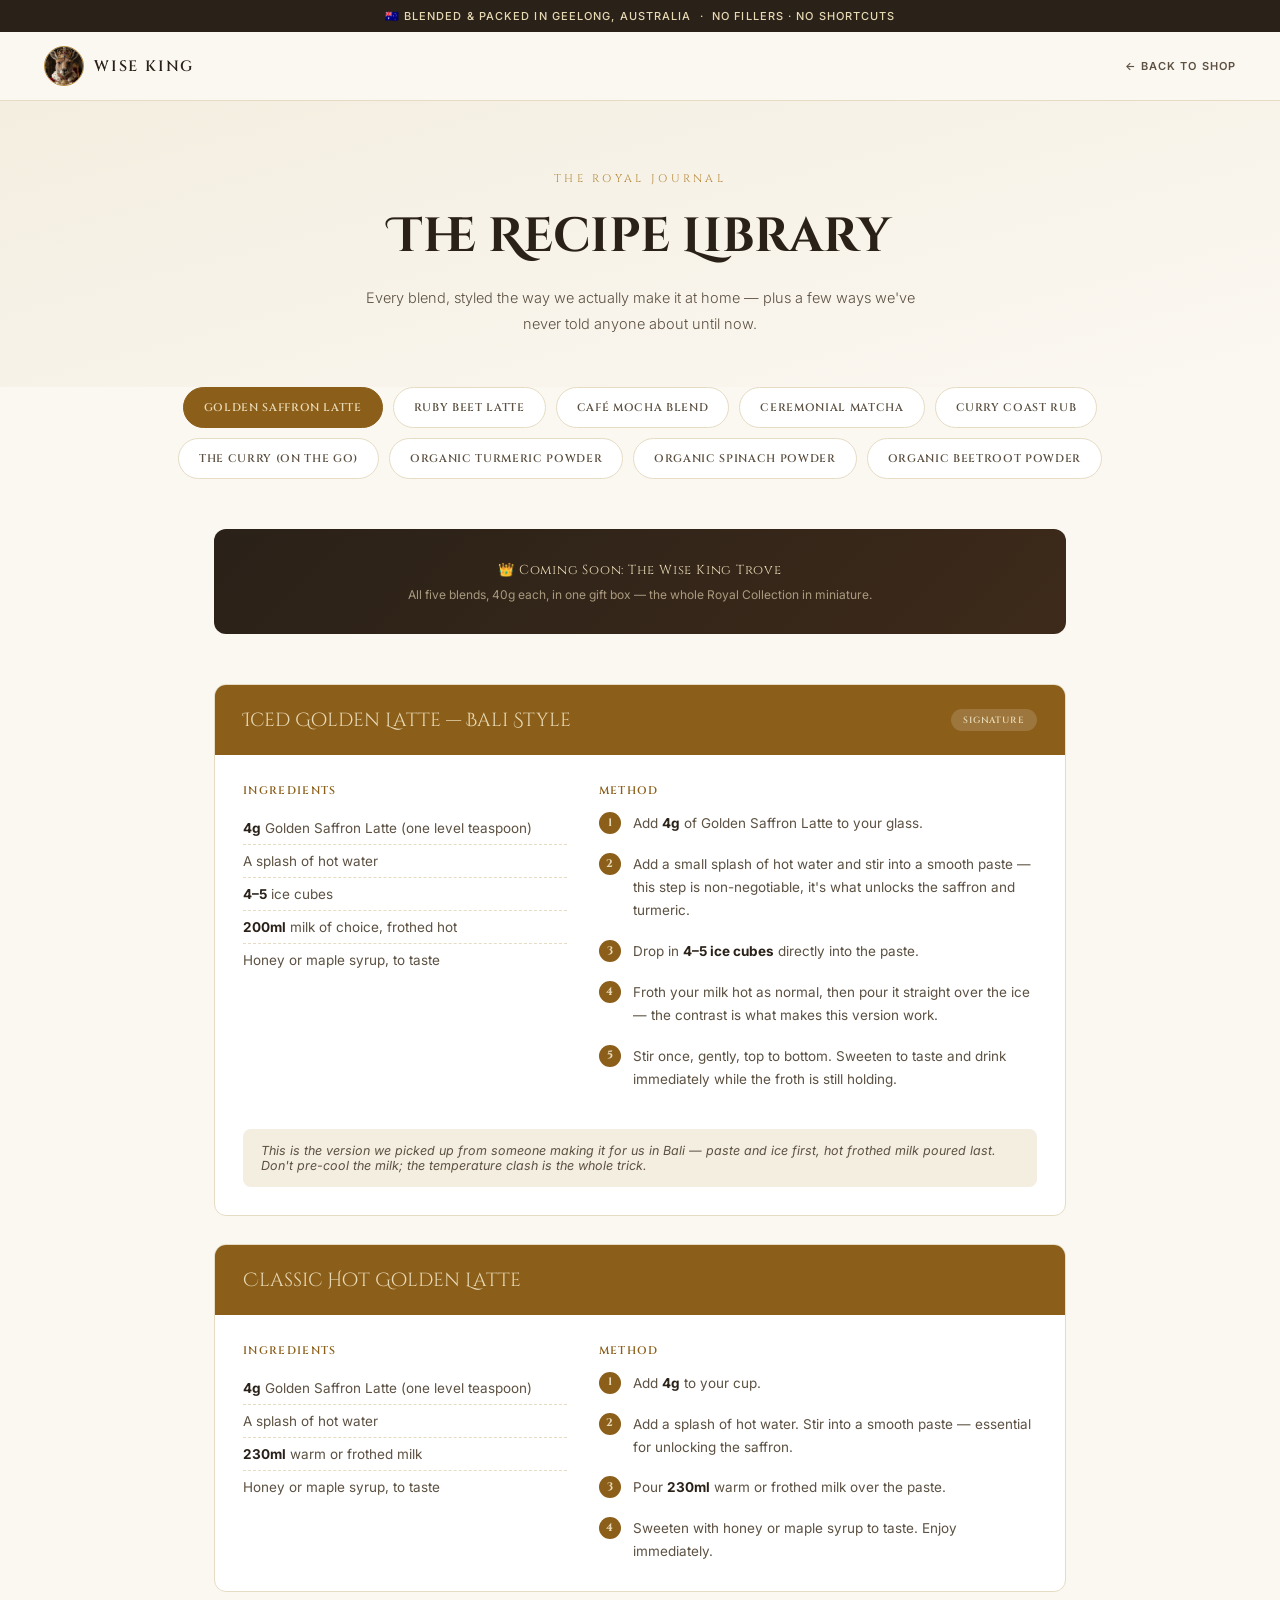
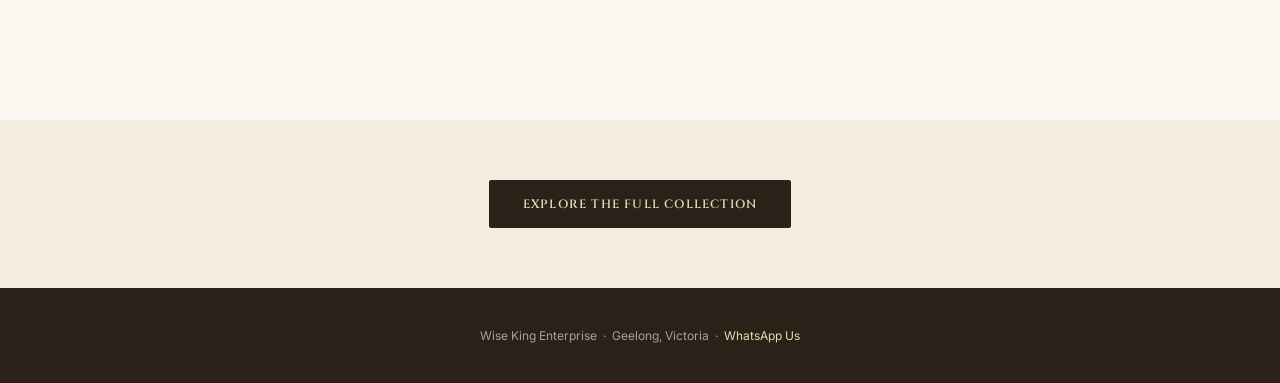
<file: recipes.html>
<!DOCTYPE html>
<html lang="en">
<head>
<meta charset="UTF-8">
<meta name="viewport" content="width=device-width, initial-scale=1.0">
<title>Wise King Enterprise | The Royal Recipe Library</title>
  <meta name="description" content="Recipes for every Wise King blend — lattes, curries, and everyday uses for our organic powders. Hand-blended in Geelong, Australia.">
<link rel="preconnect" href="https://fonts.googleapis.com">
<link href="https://fonts.googleapis.com/css2?family=Cinzel+Decorative:wght@400;700;900&family=Cinzel:wght@400;500;600;700&family=Inter:wght@300;400;500;600;700&display=swap" rel="stylesheet">
<!-- Google tag (gtag.js) -->
<script async src="https://www.googletagmanager.com/gtag/js?id=G-G1YXMYLHBH"></script>
<script>
  window.dataLayer = window.dataLayer || [];
  function gtag(){dataLayer.push(arguments);}
  gtag('js', new Date());
  gtag('config', 'G-G1YXMYLHBH');
</script>
<style>
:root{
  --ivory:#FBF8F2; --cream:#F4EEE0; --paper:#FFFFFF; --line:#E6DCC4;
  --ink:#2A2118; --ink-soft:#5C5142; --text-dim:#8A7D68;
  --gold:#B5893A; --gold-bright:#C9A24A; --gold-pale:#E8D9B5;
  --theme:#8B5E1A; --theme-text:#E8D9B5;
}
*{box-sizing:border-box;margin:0;padding:0;}
html{scroll-behavior:smooth;}
body{font-family:'Inter',sans-serif;background:var(--ivory);color:var(--ink);overflow-x:hidden;-webkit-font-smoothing:antialiased;}
img{max-width:100%;display:block;}
a{text-decoration:none;color:inherit;}
::selection{background:var(--gold-pale);color:var(--ink);}

.topbar{background:var(--ink);color:var(--gold-pale);text-align:center;font-size:11px;letter-spacing:0.1em;padding:9px 16px;font-weight:500;}
nav{position:sticky;top:0;z-index:200;background:rgba(251,248,242,0.96);backdrop-filter:blur(12px);border-bottom:1px solid var(--line);}
.nav-inner{max-width:1240px;margin:0 auto;display:flex;align-items:center;justify-content:space-between;padding:14px 24px;}
.brand-mark{display:flex;align-items:center;gap:10px;color:var(--ink);}
.logo-img{width:40px;height:40px;border-radius:50%;object-fit:cover;border:1.5px solid var(--gold);}
.brand-name{font-family:'Cinzel',serif;font-size:15px;letter-spacing:0.12em;font-weight:600;}
.back-link{font-size:11px;letter-spacing:0.1em;text-transform:uppercase;color:var(--ink-soft);font-weight:600;}
.back-link:hover{color:var(--gold);}

.rl-hero{background:linear-gradient(165deg,var(--cream) 0%,var(--ivory) 100%);padding:70px 24px 50px;text-align:center;}
.rl-eyebrow{font-family:'Cinzel',serif;font-size:11px;letter-spacing:0.3em;text-transform:uppercase;color:var(--gold);margin-bottom:18px;}
.rl-title{font-family:'Cinzel Decorative',serif;font-size:clamp(30px,4.5vw,48px);color:var(--ink);margin-bottom:16px;}
.rl-sub{max-width:560px;margin:0 auto;font-size:14.5px;color:var(--ink-soft);line-height:1.8;font-weight:300;}

.product-tabs{display:flex;justify-content:center;gap:10px;flex-wrap:wrap;padding:0 24px 50px;max-width:1000px;margin:0 auto;}
.product-tab{font-family:'Cinzel',serif;font-size:11px;letter-spacing:0.06em;text-transform:uppercase;padding:12px 20px;border:1px solid var(--line);border-radius:24px;cursor:pointer;background:var(--paper);color:var(--ink-soft);transition:all .25s ease;font-weight:600;}
.product-tab.active{background:var(--theme);color:var(--theme-text);border-color:var(--theme);}

.recipes-wrap{max-width:900px;margin:0 auto;padding:0 24px 100px;}
.recipe-card{background:var(--paper);border:1px solid var(--line);border-radius:12px;overflow:hidden;margin-bottom:28px;}
.recipe-header{background:var(--theme);color:var(--theme-text);padding:22px 28px;display:flex;align-items:center;justify-content:space-between;gap:16px;flex-wrap:wrap;}
.recipe-title{font-family:'Cinzel Decorative',serif;font-size:19px;}
.recipe-badge{font-family:'Cinzel',serif;font-size:9px;letter-spacing:0.1em;text-transform:uppercase;background:rgba(255,255,255,0.15);padding:5px 12px;border-radius:14px;font-weight:600;}
.recipe-body{padding:28px;display:grid;grid-template-columns:0.85fr 1.15fr;gap:32px;}
@media(max-width:700px){.recipe-body{grid-template-columns:1fr;}}
.recipe-ing-title,.recipe-steps-title{font-family:'Cinzel',serif;font-size:11px;letter-spacing:0.12em;text-transform:uppercase;color:var(--theme);margin-bottom:14px;font-weight:600;}
.ing-list{list-style:none;}
.ing-list li{font-size:13.5px;color:var(--ink-soft);padding:8px 0;border-bottom:1px dashed var(--line);}
.ing-list li:last-child{border-bottom:none;}
.ing-list li strong{color:var(--ink);}
.step-list{list-style:none;counter-reset:step;}
.step-list li{counter-increment:step;position:relative;padding:0 0 18px 34px;font-size:13.5px;line-height:1.7;color:var(--ink-soft);}
.step-list li:last-child{padding-bottom:0;}
.step-list li::before{content:counter(step);position:absolute;left:0;top:0;width:22px;height:22px;border-radius:50%;background:var(--theme);color:var(--theme-text);font-family:'Cinzel',serif;font-size:11px;font-weight:700;display:flex;align-items:center;justify-content:center;}
.step-list li strong{color:var(--ink);}
.recipe-note{grid-column:1/-1;background:var(--cream);border-radius:8px;padding:14px 18px;font-size:12.5px;color:var(--ink-soft);font-style:italic;margin-top:6px;}

.coming-soon-panel{text-align:center;padding:70px 24px;background:var(--paper);border:1px dashed var(--gold-pale);border-radius:12px;}
.coming-soon-panel .cs-icon{font-size:28px;margin-bottom:16px;}
.coming-soon-panel h3{font-family:'Cinzel Decorative',serif;font-size:20px;color:var(--ink);margin-bottom:10px;}
.coming-soon-panel p{font-size:13.5px;color:var(--text-dim);max-width:420px;margin:0 auto;}

.giftbox-banner{background:linear-gradient(135deg,var(--ink) 0%,#3D2A1A 100%);padding:32px 24px;text-align:center;margin:0 auto 50px;max-width:900px;border-radius:12px;}
.giftbox-banner p:first-child{font-family:'Cinzel',serif;font-size:13px;letter-spacing:0.06em;color:var(--gold-pale);margin-bottom:8px;}
.giftbox-banner p:last-child{font-size:12px;color:rgba(232,217,181,0.65);}

.back-to-shop{background:var(--cream);text-align:center;padding:60px 24px;}
.back-to-shop a{display:inline-block;font-family:'Cinzel',serif;font-size:12px;letter-spacing:0.1em;text-transform:uppercase;font-weight:600;background:var(--ink);color:var(--gold-pale);padding:16px 34px;border-radius:2px;}
.back-to-shop a:hover{background:var(--gold);color:var(--ink);}

footer{background:var(--ink);color:rgba(251,248,242,0.6);padding:40px 24px;text-align:center;font-size:12px;}
footer a{color:var(--gold-pale);}
</style>
</head>
<body>

<div class="topbar">🇦🇺 BLENDED &amp; PACKED IN GEELONG, AUSTRALIA &nbsp;·&nbsp; NO FILLERS · NO SHORTCUTS</div>

<nav>
  <div class="nav-inner">
    <a href="index.html" class="brand-mark">
      <img src="crown.png.PNG" alt="Wise King Enterprise crest" class="logo-img">
      <span class="brand-name">WISE KING</span>
    </a>
    <a href="index.html" class="back-link">← Back to Shop</a>
  </div>
</nav>

<div class="rl-hero">
  <div class="rl-eyebrow">The Royal Journal</div>
  <h1 class="rl-title">The Recipe Library</h1>
  <p class="rl-sub">Every blend, styled the way we actually make it at home — plus a few ways we've never told anyone about until now.</p>
</div>

<div class="product-tabs" id="productTabs"></div>

<div class="recipes-wrap">
  <div class="giftbox-banner">
    <p>👑 Coming Soon: The Wise King Trove</p>
    <p>All five blends, 40g each, in one gift box — the whole Royal Collection in miniature.</p>
  </div>
  <div id="recipesContainer"></div>
</div>

<div class="back-to-shop">
  <a href="index.html">Explore the Full Collection</a>
</div>

<footer>
  Wise King Enterprise &nbsp;·&nbsp; Geelong, Victoria &nbsp;·&nbsp;
  <a href="https://wa.me/61470442705">WhatsApp Us</a>
</footer>

<script>
const RECIPES_CONFIG = [
  {
    key: 'latte',
    name: 'Golden Saffron Latte',
    theme: '#8B5E1A',
    themeText: '#E8D9B5',
    available: true,
    recipes: [
      {
        title: 'Iced Golden Latte — Bali Style',
        badge: 'Signature',
        ingredients: [
          '<strong>4g</strong> Golden Saffron Latte (one level teaspoon)',
          'A splash of hot water',
          '<strong>4–5</strong> ice cubes',
          '<strong>200ml</strong> milk of choice, frothed hot',
          'Honey or maple syrup, to taste'
        ],
        steps: [
          'Add <strong>4g</strong> of Golden Saffron Latte to your glass.',
          'Add a small splash of hot water and stir into a smooth paste — this step is non-negotiable, it\'s what unlocks the saffron and turmeric.',
          'Drop in <strong>4–5 ice cubes</strong> directly into the paste.',
          'Froth your milk hot as normal, then pour it straight over the ice — the contrast is what makes this version work.',
          'Stir once, gently, top to bottom. Sweeten to taste and drink immediately while the froth is still holding.'
        ],
        note: 'This is the version we picked up from someone making it for us in Bali — paste and ice first, hot frothed milk poured last. Don\'t pre-cool the milk; the temperature clash is the whole trick.'
      },
      {
        title: 'Classic Hot Golden Latte',
        ingredients: [
          '<strong>4g</strong> Golden Saffron Latte (one level teaspoon)',
          'A splash of hot water',
          '<strong>230ml</strong> warm or frothed milk',
          'Honey or maple syrup, to taste'
        ],
        steps: [
          'Add <strong>4g</strong> to your cup.',
          'Add a splash of hot water. Stir into a smooth paste — essential for unlocking the saffron.',
          'Pour <strong>230ml</strong> warm or frothed milk over the paste.',
          'Sweeten with honey or maple syrup to taste. Enjoy immediately.'
        ]
      }
    ]
  },
  {
    key: 'rubybeet',
    name: 'Ruby Beet Latte',
    theme: '#7A1E3D',
    themeText: '#F0D4DE',
    available: true,
    recipes: [
      {
        title: 'Iced Ruby Beet Latte — Bali Style',
        badge: 'Signature',
        ingredients: [
          '<strong>3g</strong> Ruby Beet Latte (just under a level teaspoon)',
          'A splash of hot water',
          '<strong>4–5</strong> ice cubes',
          '<strong>230ml</strong> milk, dairy or non-dairy, frothed hot',
          'Honey or maple syrup, to taste'
        ],
        steps: [
          'Add <strong>3g</strong> of Ruby Beet Latte to your glass.',
          'Add a small splash of hot water and stir into a smooth, vivid paste.',
          'Drop in <strong>4–5 ice cubes</strong> directly into the paste.',
          'Froth your milk hot, then pour it straight over the ice — same hot-over-ice method as our Golden Latte.',
          'Stir gently and drink immediately for the best colour and texture.'
        ],
        note: 'Same Bali-style method as the Golden Latte — paste and ice first, hot frothed milk poured last.'
      },
      {
        title: 'Classic Hot Ruby Beet Latte',
        ingredients: [
          '<strong>3g</strong> Ruby Beet Latte (just under a level teaspoon)',
          'A splash of hot water',
          '<strong>230ml</strong> warm or frothed milk, dairy or non-dairy',
          'Honey or maple syrup, to taste'
        ],
        steps: [
          'Add <strong>3g</strong> to your cup.',
          'Add a splash of hot water. Stir into a smooth paste.',
          'Pour <strong>230ml</strong> warm or frothed milk over the paste.',
          'Sweeten with honey or maple syrup to taste. Enjoy immediately.'
        ]
      }
    ]
  },
  {
    key: 'mocha',
    name: 'Café Mocha Blend',
    theme: '#3D2208',
    themeText: '#E8D9B5',
    available: true,
    recipes: [
      {
        title: 'Iced Mocha — Bali Style',
        badge: 'Signature',
        ingredients: [
          '<strong>6g</strong> Café Mocha Blend (one heaped teaspoon)',
          'A splash of hot water',
          '<strong>4–5</strong> ice cubes',
          '<strong>200ml</strong> milk of choice, frothed hot'
        ],
        steps: [
          'Add <strong>6g</strong> of Café Mocha Blend to your glass.',
          'Add a splash of hot water and stir into a smooth, glossy paste.',
          'Drop <strong>4–5 ice cubes</strong> straight into the paste.',
          'Froth your milk hot, then pour it directly over the ice.',
          'Stir gently and drink right away.'
        ],
        note: 'Same Bali-style method as the Golden Latte — paste and ice first, hot frothed milk poured last.'
      },
      {
        title: 'Classic Hot Mocha',
        ingredients: [
          '<strong>6g</strong> Café Mocha Blend (one heaped teaspoon)',
          'A splash of hot water',
          '<strong>200ml</strong> warm or frothed milk'
        ],
        steps: [
          'Add <strong>6g</strong> to a mug.',
          'Add a splash of hot water. Stir into a smooth paste.',
          'Pour in <strong>200ml</strong> warm or frothed milk.',
          'Sweeten to taste if desired.'
        ]
      }
    ]
  },
  {
    key: 'matcha',
    name: 'Ceremonial Matcha',
    theme: '#2D4A2D',
    themeText: '#C8E6C9',
    available: true,
    recipes: [
      {
        title: 'Traditional Usucha (Thin Tea)',
        badge: 'Signature',
        ingredients: [
          '<strong>2–4g</strong> Ceremonial Matcha (sifted)',
          '<strong>60–70ml</strong> water, 70–80°C (not boiling)'
        ],
        steps: [
          'Sift the matcha into a bowl to break up any clumps.',
          'Add the water at 70–80°C. Boiling water scorches the matcha and turns it bitter.',
          'Whisk briskly in a tight \'W\' motion (not circular) until a fine, even froth forms.',
          'Drink immediately, straight from the bowl.'
        ],
        note: 'This is the real ceremonial method — no milk, no sweetener. If your matcha still has grain or grit after whisking, it isn\'t ceremonial-grade.'
      },
      {
        title: 'Matcha Latte',
        ingredients: [
          '<strong>2–4g</strong> Ceremonial Matcha (sifted)',
          'A splash of hot water',
          '<strong>200ml</strong> warm or frothed milk',
          'Honey, to taste'
        ],
        steps: [
          'Sift the matcha into your cup to remove clumps.',
          'Add a small splash of hot water and whisk into a smooth, bright green paste.',
          'Pour in <strong>200ml</strong> warm or frothed milk.',
          'Sweeten with honey if desired.'
        ]
      },
      {
        title: 'Iced Matcha Latte',
        ingredients: [
          '<strong>2–4g</strong> Ceremonial Matcha (sifted)',
          'A splash of hot water',
          '<strong>4–5</strong> ice cubes',
          '<strong>200ml</strong> milk of choice'
        ],
        steps: [
          'Sift the matcha, then whisk with a splash of hot water into a smooth paste.',
          'Fill a glass with <strong>4–5 ice cubes</strong>.',
          'Pour the matcha paste over the ice, then top with cold milk.',
          'Stir well and drink immediately, before it separates.'
        ]
      }
    ]
  },
  {
    key: 'curry',
    name: 'Curry Coast Rub',
    theme: '#8B1A1A',
    themeText: '#fff',
    available: true,
    recipes: [
      {
        title: 'Classic Steak &amp; Protein Rub',
        badge: 'Signature',
        ingredients: [
          '<strong>500g</strong> steak, chicken, or firm fish',
          '<strong>1 tbsp</strong> olive oil (or oil of choice)',
          '<strong>6g</strong> Curry Coast Rub (about 1.5 tsp)'
        ],
        steps: [
          'Pat the protein dry, then rub a thin layer of oil over the surface.',
          'Apply <strong>6g</strong> of Curry Coast Rub evenly across all sides, pressing gently so it adheres.',
          'Rest for <strong>10 minutes</strong> at room temperature before cooking.',
          'Grill, pan-sear, or roast as normal. Rest again for a few minutes after cooking before slicing.'
        ]
      },
      {
        title: 'Roasted Vegetables',
        ingredients: [
          '<strong>500g</strong> mixed vegetables (pumpkin, cauliflower, carrots, potatoes)',
          '<strong>2 tbsp</strong> olive oil',
          '<strong>8–10g</strong> Curry Coast Rub'
        ],
        steps: [
          'Preheat oven to <strong>200°C</strong>. Cut vegetables into even, roast-sized pieces.',
          'Toss with olive oil until lightly coated, then sprinkle over the Curry Coast Rub and toss again.',
          'Spread in a single layer on a tray — don\'t overcrowd, or they\'ll steam instead of roast.',
          'Roast for <strong>30–35 minutes</strong>, turning once halfway, until edges are deeply caramelised.'
        ]
      },
      {
        title: 'Chicken Wings Marinade',
        ingredients: [
          '<strong>1kg</strong> chicken wings',
          '<strong>2 tbsp</strong> oil',
          '<strong>15g</strong> Curry Coast Rub',
          '<strong>1 tbsp</strong> lemon juice (optional)'
        ],
        steps: [
          'Combine oil, Curry Coast Rub, and lemon juice (if using) into a loose marinade.',
          'Toss the wings through until fully coated. Cover and refrigerate for at least <strong>1 hour</strong>, ideally overnight.',
          'Bring to room temperature for 15 minutes before cooking.',
          'Bake at <strong>200°C for 35–40 minutes</strong>, or grill until the skin is crisp and deeply coloured.'
        ]
      }
    ]
  },
  {
    key: 'curryonthego',
    name: 'The Curry (On The Go)',
    theme: '#7A2E2E',
    themeText: '#fff',
    available: true,
    recipes: [
      {
        title: 'The Naan Curry Chicken Wrap',
        badge: 'Signature',
        ingredients: [
          '<strong>250g</strong> chicken breast, cut into strips',
          '<strong>15g</strong> The Curry (On The Go) (one heaped tablespoon)',
          '<strong>2 tbsp</strong> oil',
          'A splash of water',
          '<strong>2</strong> garlic naan (store-bought is fine)',
          'A handful of fresh iceberg lettuce, shredded'
        ],
        steps: [
          'Mix <strong>15g</strong> of The Curry (On The Go) with a splash of warm water into a smooth paste.',
          'Fry the paste in hot oil for <strong>2 minutes</strong> until fragrant and the oil starts to separate — this bhuna step is what builds the flavour.',
          'Add the chicken strips and cook through, stirring often, until fully cooked and coated in the spiced sauce.',
          'Heat 2 garlic naan (a hot pan, oven, or toaster all work).',
          'Spread fresh shredded lettuce over each naan, then pile the hot, steaming curry chicken straight on top. Roll or fold and eat immediately while the naan is still warm.'
        ],
        note: 'This is our own everyday version — Woolworths garlic naan, fresh lettuce for crunch, and the chicken served hot and steamy straight off the pan. Genuinely one of our favourite quick dinners.'
      },
      {
        title: 'Base Curry — Any Protein or Vegetable',
        ingredients: [
          '<strong>250g</strong> protein or vegetables of choice',
          '<strong>1</strong> onion, diced',
          '<strong>2 tbsp</strong> oil',
          '<strong>15g</strong> The Curry (On The Go)',
          '<strong>400ml</strong> water or coconut milk'
        ],
        steps: [
          'Fry the diced onion in oil until softened and lightly golden.',
          'Mix the curry base with a splash of water into a paste, add to the pan, and fry for <strong>2 minutes</strong> until the oil separates.',
          'Add your protein or vegetables, stirring to coat in the spiced base.',
          'Pour in water or coconut milk, bring to a simmer, and cook covered for <strong>15–20 minutes</strong> until tender and the sauce has thickened.'
        ]
      },
      {
        title: 'Simple Lentil Dal',
        ingredients: [
          '<strong>200g</strong> red lentils, rinsed',
          '<strong>15g</strong> The Curry (On The Go)',
          '<strong>1 tbsp</strong> oil or ghee',
          '<strong>600ml</strong> water',
          'Salt, to taste'
        ],
        steps: [
          'Heat the oil or ghee and fry the curry base (mixed with a splash of water into a paste) for <strong>2 minutes</strong> until fragrant.',
          'Add the rinsed lentils and stir to coat in the spiced oil.',
          'Pour in <strong>600ml</strong> water, bring to a boil, then reduce to a simmer.',
          'Cook <strong>20–25 minutes</strong>, stirring occasionally, until the lentils break down and the dal thickens. Season with salt to taste.'
        ]
      }
    ]
  },
  {
    key: 'turmeric',
    name: 'Organic Turmeric Powder',
    theme: '#C9A24A',
    themeText: '#2A2118',
    available: true,
    recipes: [
      {
        title: 'Golden Milk',
        badge: 'Signature',
        ingredients: [
          '<strong>1 tsp</strong> Organic Turmeric Powder',
          'A pinch of black pepper',
          '<strong>230ml</strong> warm milk, dairy or non-dairy',
          'Honey, to taste'
        ],
        steps: [
          'Whisk the turmeric and a pinch of black pepper into a small splash of warm milk to form a paste.',
          'Top up with the remaining warm milk, whisking to combine.',
          'Warm gently on the stove if you\'d like it hotter — don\'t boil.',
          'Sweeten with honey to taste and drink warm.'
        ],
        note: 'The black pepper isn\'t optional — it significantly increases how much curcumin your body actually absorbs.'
      },
      {
        title: 'Smoothie Add-In',
        ingredients: [
          '<strong>&frac12; tsp</strong> Organic Turmeric Powder',
          'Your usual smoothie ingredients (banana, mango, ginger, milk or yoghurt)'
        ],
        steps: [
          'Add turmeric to your blender along with your usual smoothie ingredients.',
          'Blend until smooth — a little goes a long way, so start with less if you\'re new to it.'
        ]
      },
      {
        title: 'Everyday Cooking Boost',
        ingredients: [
          '<strong>&frac12;–1 tsp</strong> Organic Turmeric Powder per dish',
          'Rice, roasted vegetables, or curries'
        ],
        steps: [
          'Add turmeric early in the cooking process — frying it briefly in oil helps release its flavour and colour.',
          'Stir into rice while cooking for a golden colour, or toss with vegetables before roasting.'
        ]
      }
    ]
  },
  {
    key: 'spinach',
    name: 'Organic Spinach Powder',
    theme: '#2D4A2D',
    themeText: '#C8E6C9',
    available: true,
    recipes: [
      {
        title: 'Green Smoothie Boost',
        badge: 'Signature',
        ingredients: [
          '<strong>1 tsp</strong> Organic Spinach Powder',
          'Your usual smoothie ingredients (banana, apple, milk or yoghurt)'
        ],
        steps: [
          'Add spinach powder to your blender with your usual smoothie ingredients.',
          'Blend until smooth — the flavour is mild, so it blends in easily.'
        ]
      },
      {
        title: 'Green Pasta or Roti Dough',
        ingredients: [
          '<strong>1–2 tsp</strong> Organic Spinach Powder per batch of dough',
          'Your usual pasta or roti dough recipe'
        ],
        steps: [
          'Mix the spinach powder into your flour before adding wet ingredients.',
          'Knead as normal — the dough will take on a natural green tint.'
        ]
      },
      {
        title: 'Soup &amp; Sauce Stir-In',
        ingredients: [
          '<strong>1 tsp</strong> Organic Spinach Powder per serving',
          'Soup, sauce, or curry of choice'
        ],
        steps: [
          'Stir into soups or sauces near the end of cooking to preserve colour and nutrients.',
          'Whisk well to avoid clumping.'
        ]
      }
    ]
  },
  {
    key: 'beetroot',
    name: 'Organic Beetroot Powder',
    theme: '#5C1420',
    themeText: '#F0D4DE',
    available: true,
    recipes: [
      {
        title: 'Simple Beetroot Latte',
        badge: 'Signature',
        ingredients: [
          '<strong>1 tsp</strong> Organic Beetroot Powder',
          '<strong>230ml</strong> warm milk, dairy or non-dairy',
          'Honey, to taste'
        ],
        steps: [
          'Whisk the beetroot powder into a small splash of warm milk to form a smooth paste.',
          'Top up with the remaining warm milk, whisking to combine.',
          'Sweeten with honey to taste and drink warm.'
        ]
      },
      {
        title: 'Smoothie &amp; Juice Booster',
        ingredients: [
          '<strong>1 tsp</strong> Organic Beetroot Powder',
          'Your usual smoothie or juice ingredients'
        ],
        steps: [
          'Add beetroot powder to your blender or juice along with your usual ingredients.',
          'Blend or stir well — the colour and earthy sweetness come through immediately.'
        ]
      },
      {
        title: 'Natural Food Colouring for Baking',
        ingredients: [
          '<strong>1–2 tsp</strong> Organic Beetroot Powder per batch',
          'Your usual cake, brownie, or dough recipe'
        ],
        steps: [
          'Sift the beetroot powder in with your dry ingredients before mixing.',
          'Bake as normal — the powder adds natural colour without artificial dye.'
        ]
      }
    ]
  }
];

const tabsEl = document.getElementById('productTabs');
const containerEl = document.getElementById('recipesContainer');

function renderTabs(activeKey){
  tabsEl.innerHTML = RECIPES_CONFIG.map(p => `
    <button class="product-tab ${p.key===activeKey?'active':''}" data-key="${p.key}">
      ${p.name}
    </button>`).join('');

  tabsEl.querySelectorAll('.product-tab').forEach(btn=>{
    btn.addEventListener('click', ()=> showProduct(btn.dataset.key));
  });
}

function renderRecipeCard(r){
  return `
    <div class="recipe-card">
      <div class="recipe-header">
        <span class="recipe-title">${r.title}</span>
        ${r.badge ? `<span class="recipe-badge">${r.badge}</span>` : ''}
      </div>
      <div class="recipe-body">
        <div>
          <div class="recipe-ing-title">Ingredients</div>
          <ul class="ing-list">${r.ingredients.map(i=>`<li>${i}</li>`).join('')}</ul>
        </div>
        <div>
          <div class="recipe-steps-title">Method</div>
          <ol class="step-list">${r.steps.map(s=>`<li>${s}</li>`).join('')}</ol>
        </div>
        ${r.note ? `<div class="recipe-note">${r.note}</div>` : ''}
      </div>
    </div>`;
}

function showProduct(key){
  const product = RECIPES_CONFIG.find(p => p.key === key);
  if (!product) return;

  document.documentElement.style.setProperty('--theme', product.theme);
  document.documentElement.style.setProperty('--theme-text', product.themeText);

  renderTabs(key);

  if (!product.available) {
    containerEl.innerHTML = `
      <div class="coming-soon-panel">
        <div class="cs-icon">👑</div>
        <h3>${product.name} Recipes — Coming Soon</h3>
        <p>We're developing this blend before we develop its recipes. Check back once it's launched.</p>
      </div>`;
    return;
  }

  containerEl.innerHTML = product.recipes.map(r => renderRecipeCard(r)).join('');
}

const params = new URLSearchParams(window.location.search);
const initialKey = params.get('p') || 'latte';
showProduct(initialKey);
</script>
</body>
</html>
</file>
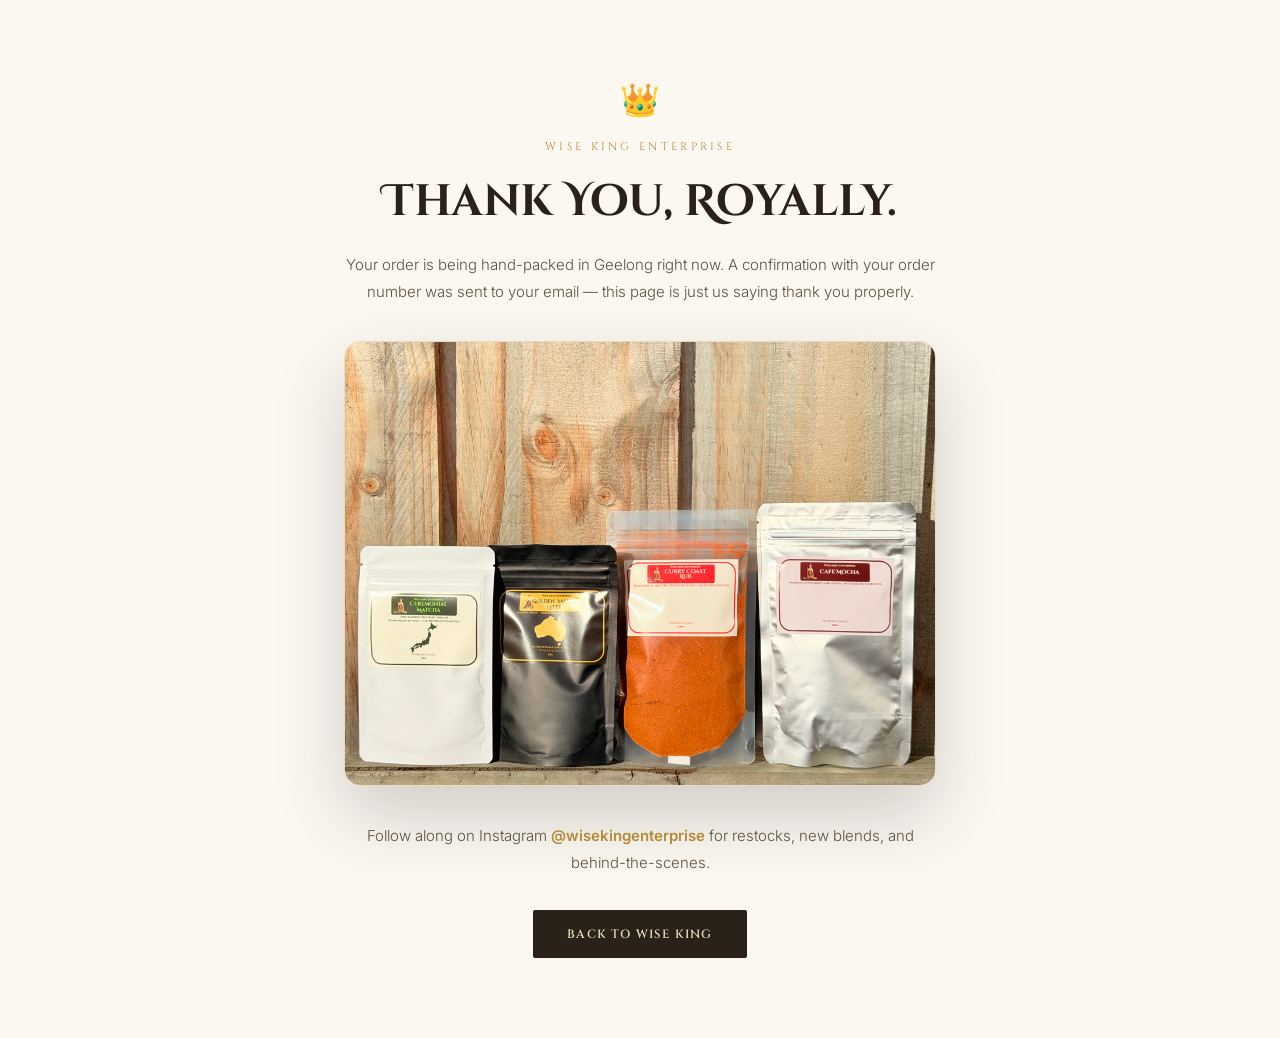
<file: thank-you.html>
<!DOCTYPE html>
<html lang="en">
<head>
<meta charset="UTF-8">
<meta name="viewport" content="width=device-width, initial-scale=1.0">
<title>Thank You | Wise King Enterprise</title>
<link rel="preconnect" href="https://fonts.googleapis.com">
<link href="https://fonts.googleapis.com/css2?family=Cinzel+Decorative:wght@400;700;900&family=Cinzel:wght@400;500;600;700&family=Inter:wght@300;400;500;600;700&display=swap" rel="stylesheet">
<!-- Google tag (gtag.js) -->
<script async src="https://www.googletagmanager.com/gtag/js?id=G-G1YXMYLHBH">
</script>
<script>
  window.dataLayer = window.dataLayer || [];
  function gtag(){dataLayer.push(arguments);}
  gtag('js', new Date());

  gtag('config', 'G-G1YXMYLHBH');
</script>
  <style>
:root{--ivory:#FBF8F2;--cream:#F4EEE0;--ink:#2A2118;--ink-soft:#5C5142;--gold:#B5893A;--gold-bright:#C9A24A;--gold-pale:#E8D9B5;--line:#E6DCC4;}
*{box-sizing:border-box;margin:0;padding:0;}
body{font-family:'Inter',sans-serif;background:var(--ivory);color:var(--ink);text-align:center;}
.wrap{max-width:640px;margin:0 auto;padding:80px 24px;}
.crown{font-size:32px;margin-bottom:20px;}
.eyebrow{font-family:'Cinzel',serif;font-size:11px;letter-spacing:0.3em;text-transform:uppercase;color:var(--gold);margin-bottom:18px;}
h1{font-family:'Cinzel Decorative',serif;font-size:clamp(30px,4vw,44px);margin-bottom:20px;}
p{font-size:15px;line-height:1.8;color:var(--ink-soft);margin-bottom:14px;font-weight:300;}
.photo{border-radius:16px;overflow:hidden;box-shadow:0 30px 70px rgba(42,33,24,0.2);margin:36px 0;border:1px solid var(--line);}
.photo img{width:100%;display:block;}
.btn{display:inline-block;font-family:'Cinzel',serif;font-size:12px;letter-spacing:0.1em;text-transform:uppercase;font-weight:600;background:var(--ink);color:var(--gold-pale);padding:16px 34px;border-radius:2px;margin-top:20px;}
.btn:hover{background:var(--gold);color:var(--ink);}
a{text-decoration:none;}
</style>
</head>
<body>
<div class="wrap">
  <div class="crown">👑</div>
  <div class="eyebrow">Wise King Enterprise</div>
  <h1>Thank You, Royally.</h1>
  <p>Your order is being hand-packed in Geelong right now. A confirmation with your order number was sent to your email — this page is just us saying thank you properly.</p>
  <div class="photo"><img src="4%20products.JPG" alt="The Wise King Enterprise royal collection"></div>
  <p>Follow along on Instagram <a href="https://www.instagram.com/wisekingenterprise" style="color:var(--gold);font-weight:600;">@wisekingenterprise</a> for restocks, new blends, and behind-the-scenes.</p>
  <a href="index.html" class="btn">Back to Wise King</a>
</div>
</body>
</html>
</file>
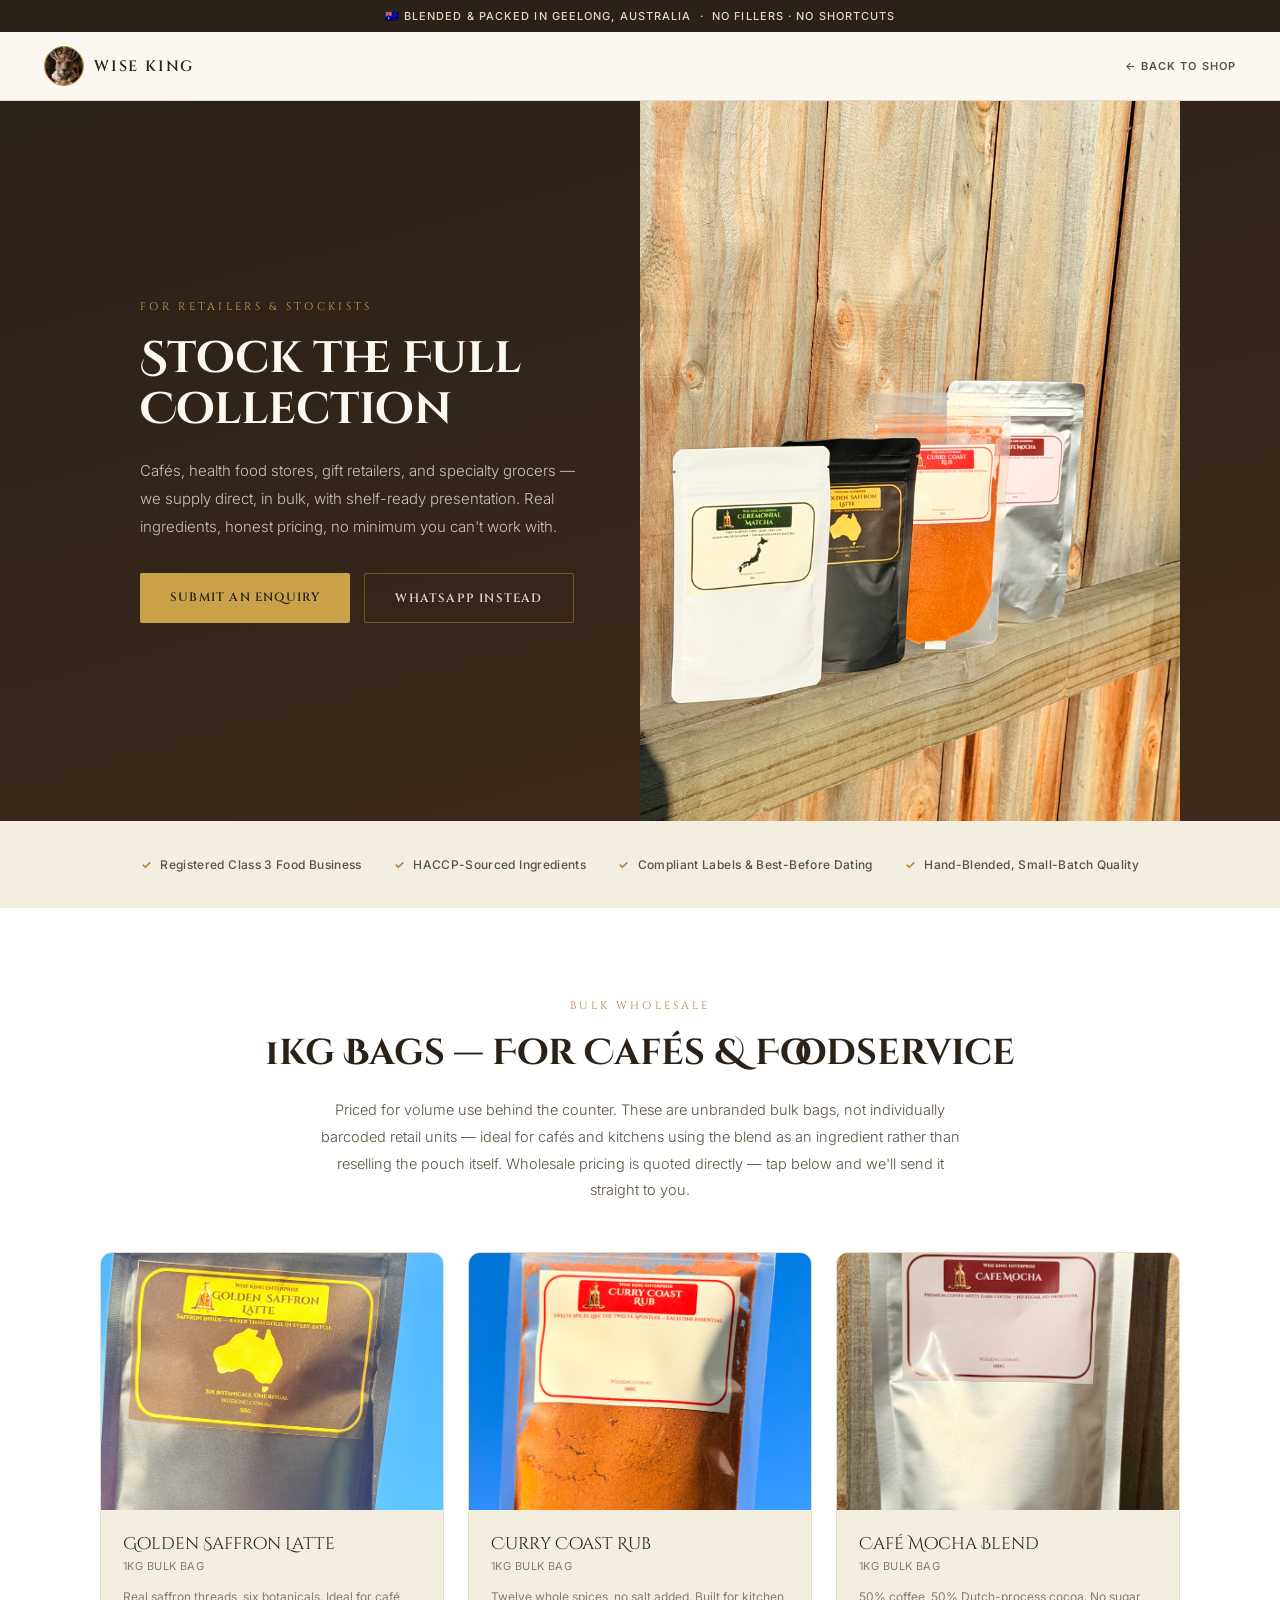
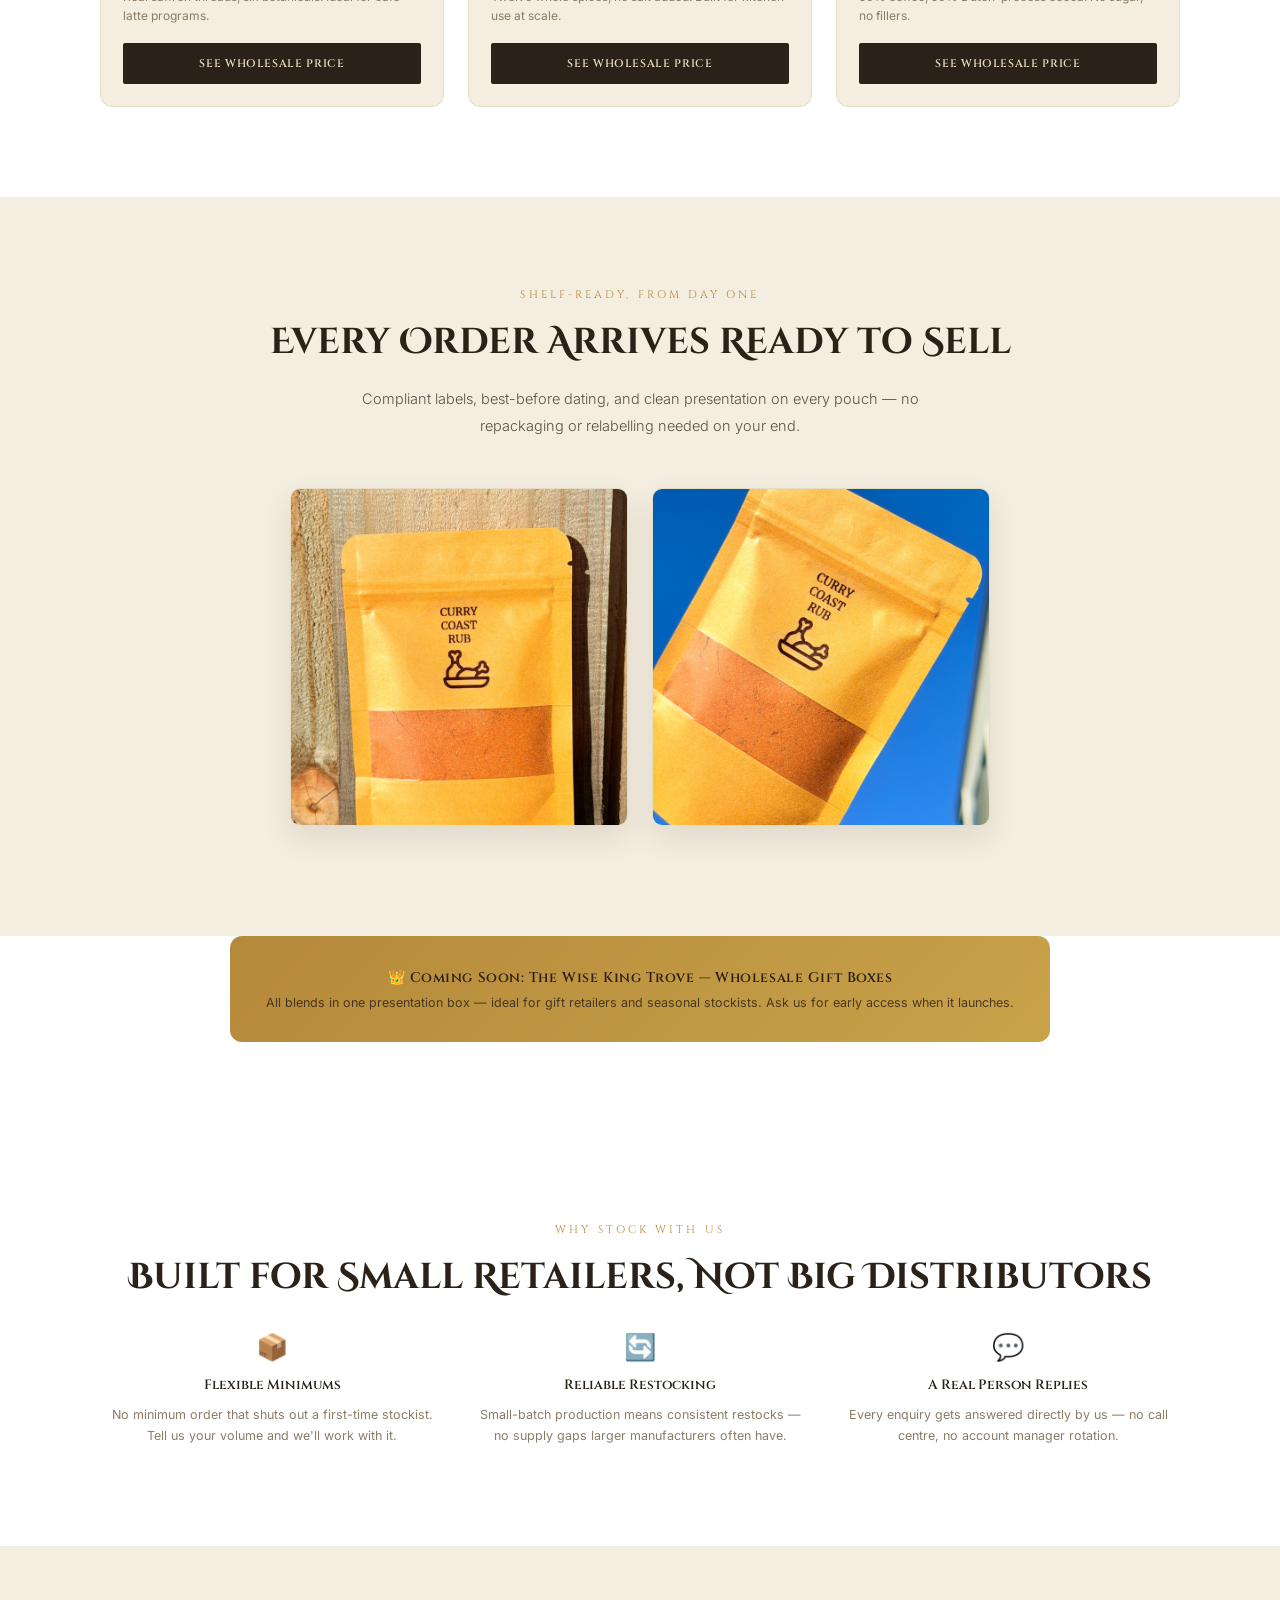
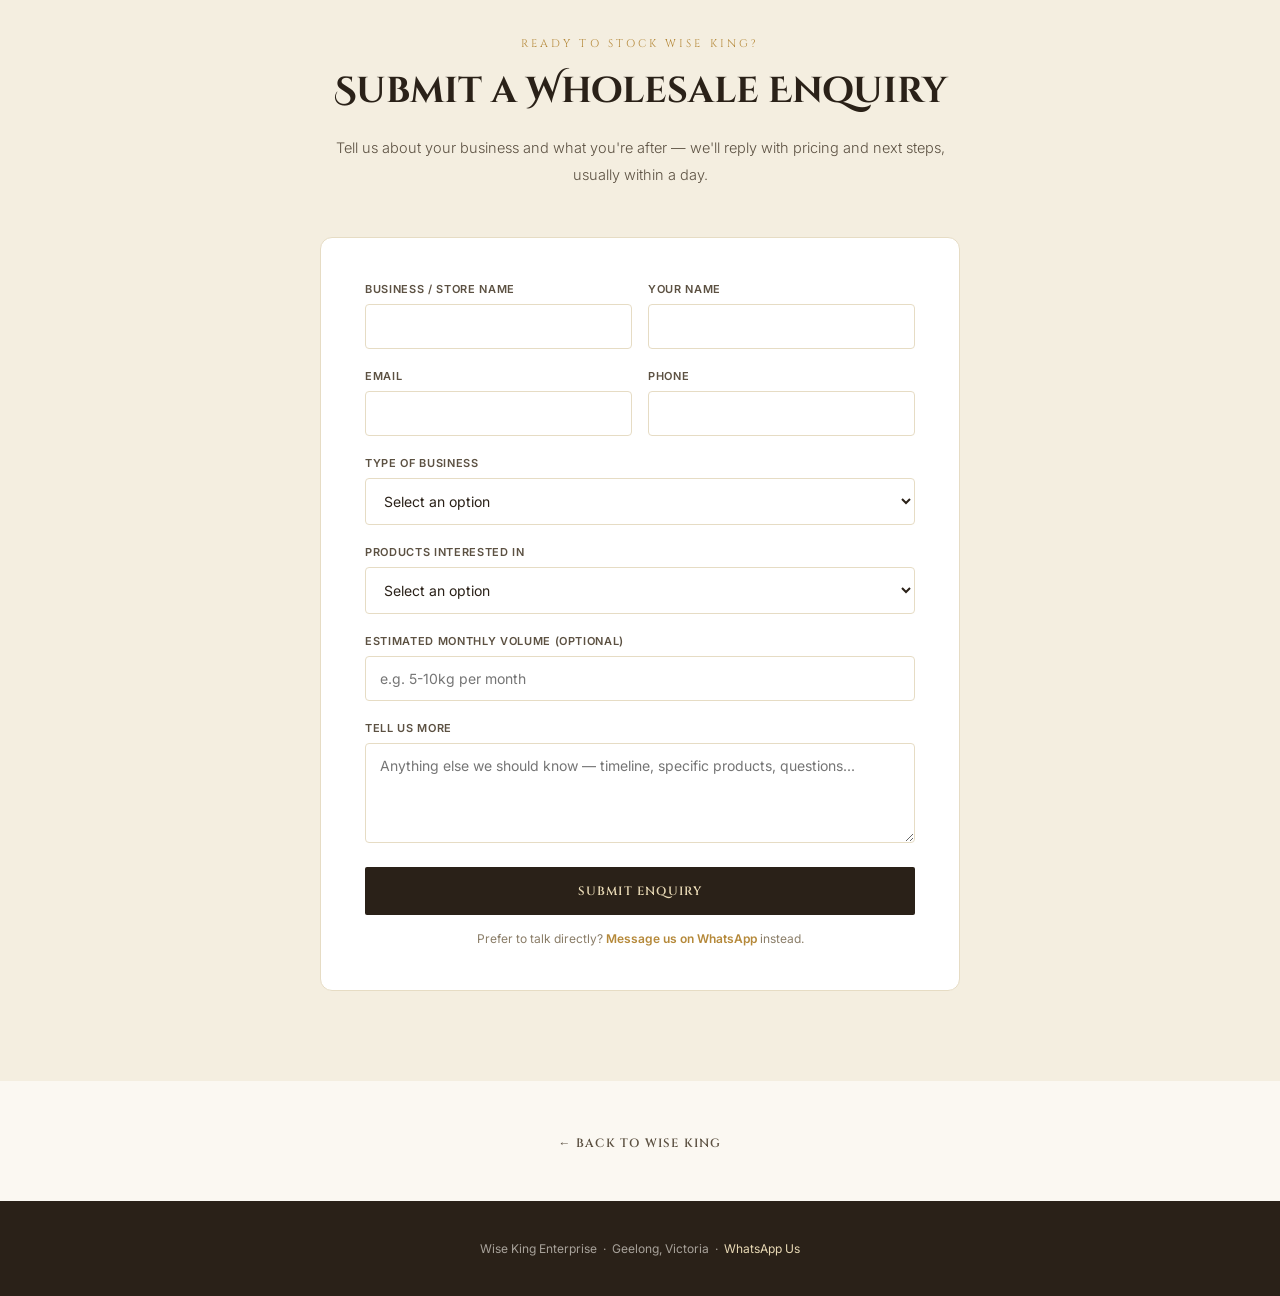
<file: wholesale.html>
<!DOCTYPE html>
<html lang="en">
<head>
<meta charset="UTF-8">
<meta name="viewport" content="width=device-width, initial-scale=1.0">
<title>Wholesale | Wise King Enterprise</title>
<meta name="description" content="Stock Wise King Enterprise — bulk 1kg bags, shelf-ready labels, flexible minimums for cafés, health food stores, and specialty grocers.">
<link rel="preconnect" href="https://fonts.googleapis.com">
<link href="https://fonts.googleapis.com/css2?family=Cinzel+Decorative:wght@400;700;900&family=Cinzel:wght@400;500;600;700&family=Inter:wght@300;400;500;600;700&display=swap" rel="stylesheet">
<!-- Google tag (gtag.js) -->
<script async src="https://www.googletagmanager.com/gtag/js?id=G-G1YXMYLHBH"></script>
<script>
  window.dataLayer = window.dataLayer || [];
  function gtag(){dataLayer.push(arguments);}
  gtag('js', new Date());
  gtag('config', 'G-G1YXMYLHBH');
</script>
<style>
:root{
  --ivory:#FBF8F2; --cream:#F4EEE0; --paper:#FFFFFF; --line:#E6DCC4;
  --ink:#2A2118; --ink-soft:#5C5142; --text-dim:#8A7D68;
  --gold:#B5893A; --gold-bright:#C9A24A; --gold-pale:#E8D9B5;
}
*{box-sizing:border-box;margin:0;padding:0;}
html{scroll-behavior:smooth;}
body{font-family:'Inter',sans-serif;background:var(--ivory);color:var(--ink);overflow-x:hidden;-webkit-font-smoothing:antialiased;}
img{max-width:100%;display:block;}
a{text-decoration:none;color:inherit;}
::selection{background:var(--gold-pale);color:var(--ink);}

.topbar{background:var(--ink);color:var(--gold-pale);text-align:center;font-size:11px;letter-spacing:0.1em;padding:9px 16px;font-weight:500;}
nav{position:sticky;top:0;z-index:200;background:rgba(251,248,242,0.96);backdrop-filter:blur(12px);border-bottom:1px solid var(--line);}
.nav-inner{max-width:1240px;margin:0 auto;display:flex;align-items:center;justify-content:space-between;padding:14px 24px;}
.brand-mark{display:flex;align-items:center;gap:10px;color:var(--ink);}
.logo-img{width:40px;height:40px;border-radius:50%;object-fit:cover;border:1.5px solid var(--gold);}
.brand-name{font-family:'Cinzel',serif;font-size:15px;letter-spacing:0.12em;font-weight:600;}
.back-link{font-size:11px;letter-spacing:0.1em;text-transform:uppercase;color:var(--ink-soft);font-weight:600;}
.back-link:hover{color:var(--gold);}

section{padding:90px 24px;}
.sec-inner{max-width:1080px;margin:0 auto;}
.sec-eyebrow{font-family:'Cinzel',serif;font-size:11px;letter-spacing:0.28em;text-transform:uppercase;color:var(--gold);margin-bottom:16px;text-align:center;}
.sec-title{font-family:'Cinzel Decorative',serif;font-size:clamp(26px,3.6vw,36px);color:var(--ink);text-align:center;margin-bottom:20px;}
.sec-sub{max-width:640px;margin:0 auto 48px;text-align:center;font-size:14.5px;color:var(--ink-soft);line-height:1.85;font-weight:300;}

/* HERO */
.ws-hero{background:linear-gradient(165deg,var(--ink) 0%,#3D2A1A 100%);padding:0;}
.ws-hero-inner{max-width:1080px;margin:0 auto;display:grid;grid-template-columns:1fr 1fr;align-items:center;}
@media(max-width:860px){.ws-hero-inner{grid-template-columns:1fr;}}
.ws-hero-text{padding:80px 40px;color:var(--ivory);}
.ws-eyebrow{font-family:'Cinzel',serif;font-size:11px;letter-spacing:0.3em;text-transform:uppercase;color:var(--gold-bright);margin-bottom:20px;}
.ws-title{font-family:'Cinzel Decorative',serif;font-size:clamp(30px,4.2vw,44px);line-height:1.15;margin-bottom:22px;}
.ws-sub{font-size:15px;color:rgba(251,248,242,0.75);line-height:1.85;margin-bottom:32px;font-weight:300;max-width:440px;}
.ws-cta-row{display:flex;gap:14px;flex-wrap:wrap;}
.ws-btn-fill{font-family:'Cinzel',serif;font-size:12px;letter-spacing:0.1em;text-transform:uppercase;font-weight:600;background:var(--gold-bright);color:var(--ink);padding:16px 30px;border-radius:2px;transition:all .25s ease;}
.ws-btn-fill:hover{background:#fff;}
.ws-btn-outline{font-family:'Cinzel',serif;font-size:12px;letter-spacing:0.1em;text-transform:uppercase;font-weight:600;background:transparent;color:rgba(251,248,242,0.85);border:1px solid rgba(201,162,74,0.4);padding:16px 30px;border-radius:2px;}
.ws-btn-outline:hover{border-color:var(--gold-bright);color:var(--gold-bright);}
.ws-hero-img{height:100%;min-height:340px;overflow:hidden;}
.ws-hero-img img{width:100%;height:100%;object-fit:cover;}

/* TRUST STRIP */
.ws-trust{background:var(--cream);padding:36px 24px;}
.ws-trust-row{max-width:1080px;margin:0 auto;display:flex;justify-content:center;gap:32px;flex-wrap:wrap;}
.ws-trust-item{display:flex;align-items:center;gap:8px;font-size:12px;letter-spacing:0.03em;color:var(--ink-soft);font-weight:500;}
.ws-trust-item .tick{color:var(--gold);font-weight:700;}

/* BULK PRODUCTS */
.bulk-section{background:var(--paper);}
.bulk-grid{display:grid;grid-template-columns:repeat(3,1fr);gap:24px;}
@media(max-width:860px){.bulk-grid{grid-template-columns:repeat(2,1fr);}}
@media(max-width:560px){.bulk-grid{grid-template-columns:1fr;}}
.bulk-card{background:var(--cream);border:1px solid var(--line);border-radius:12px;overflow:hidden;transition:transform .3s ease,box-shadow .3s ease;}
.bulk-card:hover{transform:translateY(-4px);box-shadow:0 16px 34px rgba(42,33,24,0.14);}
.bulk-photo{aspect-ratio:4/3;overflow:hidden;background:var(--ivory);}
.bulk-photo img{width:100%;height:100%;object-fit:cover;transition:transform .5s ease;}
.bulk-card:hover .bulk-photo img{transform:scale(1.06);}
.bulk-body{padding:22px;}
.bulk-name{font-family:'Cinzel Decorative',serif;font-size:17px;color:var(--ink);margin-bottom:4px;}
.bulk-size{font-size:11px;letter-spacing:0.04em;text-transform:uppercase;color:var(--text-dim);margin-bottom:14px;}
.bulk-note{font-size:12px;color:var(--text-dim);line-height:1.6;margin-bottom:18px;}
.bulk-price-btn{display:block;text-align:center;font-family:'Cinzel',serif;font-size:11px;letter-spacing:0.06em;text-transform:uppercase;font-weight:600;background:var(--ink);color:var(--gold-pale);padding:13px 16px;border-radius:2px;transition:all .25s ease;}
.bulk-price-btn:hover{background:var(--gold);color:var(--ink);}

/* SAMPLE PROOF */
.sample-section{background:var(--cream);}
.sample-grid{display:grid;grid-template-columns:1fr 1fr;gap:24px;max-width:700px;margin:0 auto 20px;}
@media(max-width:560px){.sample-grid{grid-template-columns:1fr;}}
.sample-photo{border-radius:10px;overflow:hidden;border:1px solid var(--line);box-shadow:0 12px 30px rgba(42,33,24,0.1);}
.sample-photo img{aspect-ratio:1/1;object-fit:cover;}

/* GIFT BOX */
.giftbox-banner{background:linear-gradient(135deg,var(--gold) 0%,var(--gold-bright) 100%);border-radius:12px;padding:32px 24px;text-align:center;max-width:820px;margin:0 auto;}
.giftbox-banner p:first-child{font-family:'Cinzel',serif;font-size:14px;letter-spacing:0.04em;color:var(--ink);margin-bottom:8px;font-weight:600;}
.giftbox-banner p:last-child{font-size:12.5px;color:rgba(42,33,24,0.8);}

/* WHY WHOLESALE */
.why-section{background:var(--paper);}
.why-grid{display:grid;grid-template-columns:repeat(3,1fr);gap:24px;}
@media(max-width:760px){.why-grid{grid-template-columns:1fr;}}
.why-card{text-align:center;padding:10px;}
.why-icon{font-size:26px;margin-bottom:14px;}
.why-title{font-family:'Cinzel',serif;font-size:13.5px;color:var(--ink);margin-bottom:10px;font-weight:600;}
.why-text{font-size:12.5px;color:var(--text-dim);line-height:1.7;}

/* ENQUIRY FORM */
.form-section{background:var(--cream);}
.enquiry-box{max-width:640px;margin:0 auto;background:var(--paper);border:1px solid var(--line);border-radius:12px;padding:44px;}
.form-group{margin-bottom:20px;}
.form-group label{display:block;font-size:11px;letter-spacing:0.06em;text-transform:uppercase;color:var(--ink-soft);margin-bottom:8px;font-weight:600;}
.form-group input,.form-group select,.form-group textarea{width:100%;padding:13px 14px;border:1px solid var(--line);border-radius:4px;font-family:'Inter',sans-serif;font-size:14px;color:var(--ink);background:var(--paper);}
.form-group input:focus,.form-group select:focus,.form-group textarea:focus{outline:2px solid var(--gold-pale);border-color:var(--gold);}
.form-group textarea{resize:vertical;min-height:100px;}
.form-row{display:grid;grid-template-columns:1fr 1fr;gap:16px;}
@media(max-width:560px){.form-row{grid-template-columns:1fr;}}
.form-submit-btn{width:100%;font-family:'Cinzel',serif;font-size:12px;letter-spacing:0.1em;text-transform:uppercase;font-weight:600;background:var(--ink);color:var(--gold-pale);padding:16px;border:none;border-radius:2px;cursor:pointer;transition:all .25s ease;}
.form-submit-btn:hover{background:var(--gold);color:var(--ink);}
.form-note{font-size:12px;color:var(--text-dim);text-align:center;margin-top:16px;}
.form-success{display:none;text-align:center;padding:40px 20px;}
.form-success.show{display:block;}
.form-success .ico{font-size:36px;margin-bottom:14px;}
.form-success h4{font-family:'Cinzel',serif;font-size:16px;color:var(--ink);margin-bottom:8px;}
.form-success p{font-size:13px;color:var(--text-dim);}

.back-to-shop{background:var(--ivory);text-align:center;padding:50px 24px;}
.back-to-shop a{display:inline-block;font-family:'Cinzel',serif;font-size:12px;letter-spacing:0.1em;text-transform:uppercase;font-weight:600;color:var(--ink-soft);}
.back-to-shop a:hover{color:var(--gold);}

footer{background:var(--ink);color:rgba(251,248,242,0.6);padding:40px 24px;text-align:center;font-size:12px;}
footer a{color:var(--gold-pale);}
</style>
</head>
<body>

<div class="topbar">🇦🇺 BLENDED &amp; PACKED IN GEELONG, AUSTRALIA &nbsp;·&nbsp; NO FILLERS · NO SHORTCUTS</div>

<nav>
  <div class="nav-inner">
    <a href="index.html" class="brand-mark">
      <img src="crown.png.PNG" alt="Wise King Enterprise crest" class="logo-img">
      <span class="brand-name">WISE KING</span>
    </a>
    <a href="index.html" class="back-link">← Back to Shop</a>
  </div>
</nav>

<!-- HERO -->
<div class="ws-hero">
  <div class="ws-hero-inner">
    <div class="ws-hero-text">
      <div class="ws-eyebrow">For Retailers &amp; Stockists</div>
      <h1 class="ws-title">Stock the Full Collection</h1>
      <p class="ws-sub">Cafés, health food stores, gift retailers, and specialty grocers — we supply direct, in bulk, with shelf-ready presentation. Real ingredients, honest pricing, no minimum you can't work with.</p>
      <div class="ws-cta-row">
        <a href="#enquiry" class="ws-btn-fill">Submit an Enquiry</a>
        <a href="https://wa.me/61470442705?text=Hi%20Piyush%2C%20I%27m%20interested%20in%20stocking%20Wise%20King%20products." class="ws-btn-outline">WhatsApp Instead</a>
      </div>
    </div>
    <div class="ws-hero-img">
      <img src="wholesale logo.JPG" alt="Wise King Enterprise full product range">
    </div>
  </div>
</div>

<!-- TRUST STRIP -->
<div class="ws-trust">
  <div class="ws-trust-row">
    <div class="ws-trust-item"><span class="tick">✓</span> Registered Class 3 Food Business</div>
    <div class="ws-trust-item"><span class="tick">✓</span> HACCP-Sourced Ingredients</div>
    <div class="ws-trust-item"><span class="tick">✓</span> Compliant Labels &amp; Best-Before Dating</div>
    <div class="ws-trust-item"><span class="tick">✓</span> Hand-Blended, Small-Batch Quality</div>
  </div>
</div>

<!-- BULK PRODUCTS -->
<section class="bulk-section">
  <div class="sec-inner">
    <div class="sec-eyebrow">Bulk Wholesale</div>
    <h2 class="sec-title">1kg Bags — For Cafés &amp; Foodservice</h2>
    <p class="sec-sub">Priced for volume use behind the counter. These are unbranded bulk bags, not individually barcoded retail units — ideal for cafés and kitchens using the blend as an ingredient rather than reselling the pouch itself. Wholesale pricing is quoted directly — tap below and we'll send it straight to you.</p>
    <div class="bulk-grid">
      <div class="bulk-card">
        <div class="bulk-photo"><img src="wslatte.JPG" alt="Golden Saffron Latte bulk"></div>
        <div class="bulk-body">
          <div class="bulk-name">Golden Saffron Latte</div>
          <div class="bulk-size">1kg Bulk Bag</div>
          <div class="bulk-note">Real saffron threads, six botanicals. Ideal for café latte programs.</div>
          <a href="https://wa.me/61470442705?text=Hi%20Piyush%2C%20I%27d%20like%20wholesale%20pricing%20for%20the%20Golden%20Saffron%20Latte%20(1kg%20bag)." class="bulk-price-btn">See Wholesale Price</a>
        </div>
      </div>
      <div class="bulk-card">
        <div class="bulk-photo"><img src="wscurry.JPG" alt="Curry Coast Rub bulk"></div>
        <div class="bulk-body">
          <div class="bulk-name">Curry Coast Rub</div>
          <div class="bulk-size">1kg Bulk Bag</div>
          <div class="bulk-note">Twelve whole spices, no salt added. Built for kitchen use at scale.</div>
          <a href="https://wa.me/61470442705?text=Hi%20Piyush%2C%20I%27d%20like%20wholesale%20pricing%20for%20the%20Curry%20Coast%20Rub%20(1kg%20bag)." class="bulk-price-btn">See Wholesale Price</a>
        </div>
      </div>
      <div class="bulk-card">
        <div class="bulk-photo"><img src="wsmocha.JPG" alt="Café Mocha Blend bulk"></div>
        <div class="bulk-body">
          <div class="bulk-name">Café Mocha Blend</div>
          <div class="bulk-size">1kg Bulk Bag</div>
          <div class="bulk-note">50% coffee, 50% Dutch-process cocoa. No sugar, no fillers.</div>
          <a href="https://wa.me/61470442705?text=Hi%20Piyush%2C%20I%27d%20like%20wholesale%20pricing%20for%20the%20Cafe%20Mocha%20Blend%20(1kg%20bag)." class="bulk-price-btn">See Wholesale Price</a>
        </div>
      </div>
    </div>
  </div>
</section>

<!-- SAMPLE PROOF -->
<section class="sample-section">
  <div class="sec-inner">
    <div class="sec-eyebrow">Shelf-Ready, From Day One</div>
    <h2 class="sec-title">Every Order Arrives Ready to Sell</h2>
    <p class="sec-sub">Compliant labels, best-before dating, and clean presentation on every pouch — no repackaging or relabelling needed on your end.</p>
    <div class="sample-grid">
      <div class="sample-photo"><img src="wssample1.JPG" alt="Wise King sample pouch"></div>
      <div class="sample-photo"><img src="wssample2.JPG" alt="Wise King sample pouch detail"></div>
    </div>
  </div>
</section>

<!-- GIFT BOX -->
<section style="background:var(--paper);padding-top:0;">
  <div class="sec-inner">
    <div class="giftbox-banner">
      <p>👑 Coming Soon: The Wise King Trove — Wholesale Gift Boxes</p>
      <p>All blends in one presentation box — ideal for gift retailers and seasonal stockists. Ask us for early access when it launches.</p>
    </div>
  </div>
</section>

<!-- WHY WHOLESALE -->
<section class="why-section">
  <div class="sec-inner">
    <div class="sec-eyebrow">Why Stock With Us</div>
    <h2 class="sec-title">Built for Small Retailers, Not Big Distributors</h2>
    <div class="why-grid">
      <div class="why-card">
        <div class="why-icon">📦</div>
        <div class="why-title">Flexible Minimums</div>
        <div class="why-text">No minimum order that shuts out a first-time stockist. Tell us your volume and we'll work with it.</div>
      </div>
      <div class="why-card">
        <div class="why-icon">🔄</div>
        <div class="why-title">Reliable Restocking</div>
        <div class="why-text">Small-batch production means consistent restocks — no supply gaps larger manufacturers often have.</div>
      </div>
      <div class="why-card">
        <div class="why-icon">💬</div>
        <div class="why-title">A Real Person Replies</div>
        <div class="why-text">Every enquiry gets answered directly by us — no call centre, no account manager rotation.</div>
      </div>
    </div>
  </div>
</section>

<!-- WHOLESALE ENQUIRY FORM -->
<section class="form-section" id="enquiry">
  <div class="sec-inner">
    <div class="sec-eyebrow">Ready to Stock Wise King?</div>
    <h2 class="sec-title">Submit a Wholesale Enquiry</h2>
    <p class="sec-sub">Tell us about your business and what you're after — we'll reply with pricing and next steps, usually within a day.</p>
    <div class="enquiry-box">
      <div id="wholesaleFormVisible">
        <form id="wholesaleForm" action="https://formspree.io/f/xwvzzzeg" method="POST">
          <input type="hidden" name="form_type" value="Wholesale Enquiry">
          <div class="form-row">
            <div class="form-group">
              <label for="ws-business">Business / Store Name</label>
              <input type="text" id="ws-business" name="business_name" required>
            </div>
            <div class="form-group">
              <label for="ws-contact">Your Name</label>
              <input type="text" id="ws-contact" name="contact_name" required>
            </div>
          </div>
          <div class="form-row">
            <div class="form-group">
              <label for="ws-email">Email</label>
              <input type="email" id="ws-email" name="email" required>
            </div>
            <div class="form-group">
              <label for="ws-phone">Phone</label>
              <input type="tel" id="ws-phone" name="phone" required>
            </div>
          </div>
          <div class="form-group">
            <label for="ws-type">Type of Business</label>
            <select id="ws-type" name="business_type" required>
              <option value="">Select an option</option>
              <option>Café</option>
              <option>Health Food Store</option>
              <option>Gift Retailer</option>
              <option>Specialty Grocer</option>
              <option>Restaurant / Foodservice</option>
              <option>Other</option>
            </select>
          </div>
          <div class="form-group">
            <label for="ws-products">Products Interested In</label>
            <select id="ws-products" name="products_interested" required>
              <option value="">Select an option</option>
              <option>1kg Bulk Bags</option>
              <option>Individually Barcoded Retail Pouches</option>
              <option>Both</option>
              <option>Not Sure Yet</option>
            </select>
          </div>
          <div class="form-group">
            <label for="ws-volume">Estimated Monthly Volume (Optional)</label>
            <input type="text" id="ws-volume" name="estimated_volume" placeholder="e.g. 5-10kg per month">
          </div>
          <div class="form-group">
            <label for="ws-message">Tell Us More</label>
            <textarea id="ws-message" name="message" placeholder="Anything else we should know — timeline, specific products, questions..."></textarea>
          </div>
          <button type="submit" class="form-submit-btn">Submit Enquiry</button>
        </form>
        <p class="form-note">Prefer to talk directly? <a href="https://wa.me/61470442705" style="color:var(--gold);font-weight:600;">Message us on WhatsApp</a> instead.</p>
      </div>
      <div class="form-success" id="wholesaleFormSuccess">
        <div class="ico">👑</div>
        <h4>Enquiry Received</h4>
        <p>Thank you — we'll be in touch with pricing and next steps shortly.</p>
      </div>
    </div>
  </div>
</section>

<div class="back-to-shop">
  <a href="index.html">← Back to Wise King</a>
</div>

<footer>
  Wise King Enterprise &nbsp;·&nbsp; Geelong, Victoria &nbsp;·&nbsp;
  <a href="https://wa.me/61470442705">WhatsApp Us</a>
</footer>

<script>
const wholesaleForm = document.getElementById('wholesaleForm');
wholesaleForm.addEventListener('submit', function(e){
  e.preventDefault();
  const data = new FormData(wholesaleForm);
  fetch(wholesaleForm.action, { method:'POST', body:data, headers:{'Accept':'application/json'} })
  .then(r=>{
    if(r.ok){
      document.getElementById('wholesaleFormVisible').style.display = 'none';
      document.getElementById('wholesaleFormSuccess').classList.add('show');
    } else {
      alert('Something went wrong. Please try again or message us on WhatsApp.');
    }
  }).catch(()=>alert('Something went wrong. Please try again or message us on WhatsApp.'));
});
</script>

</body>
</html>
</file>
